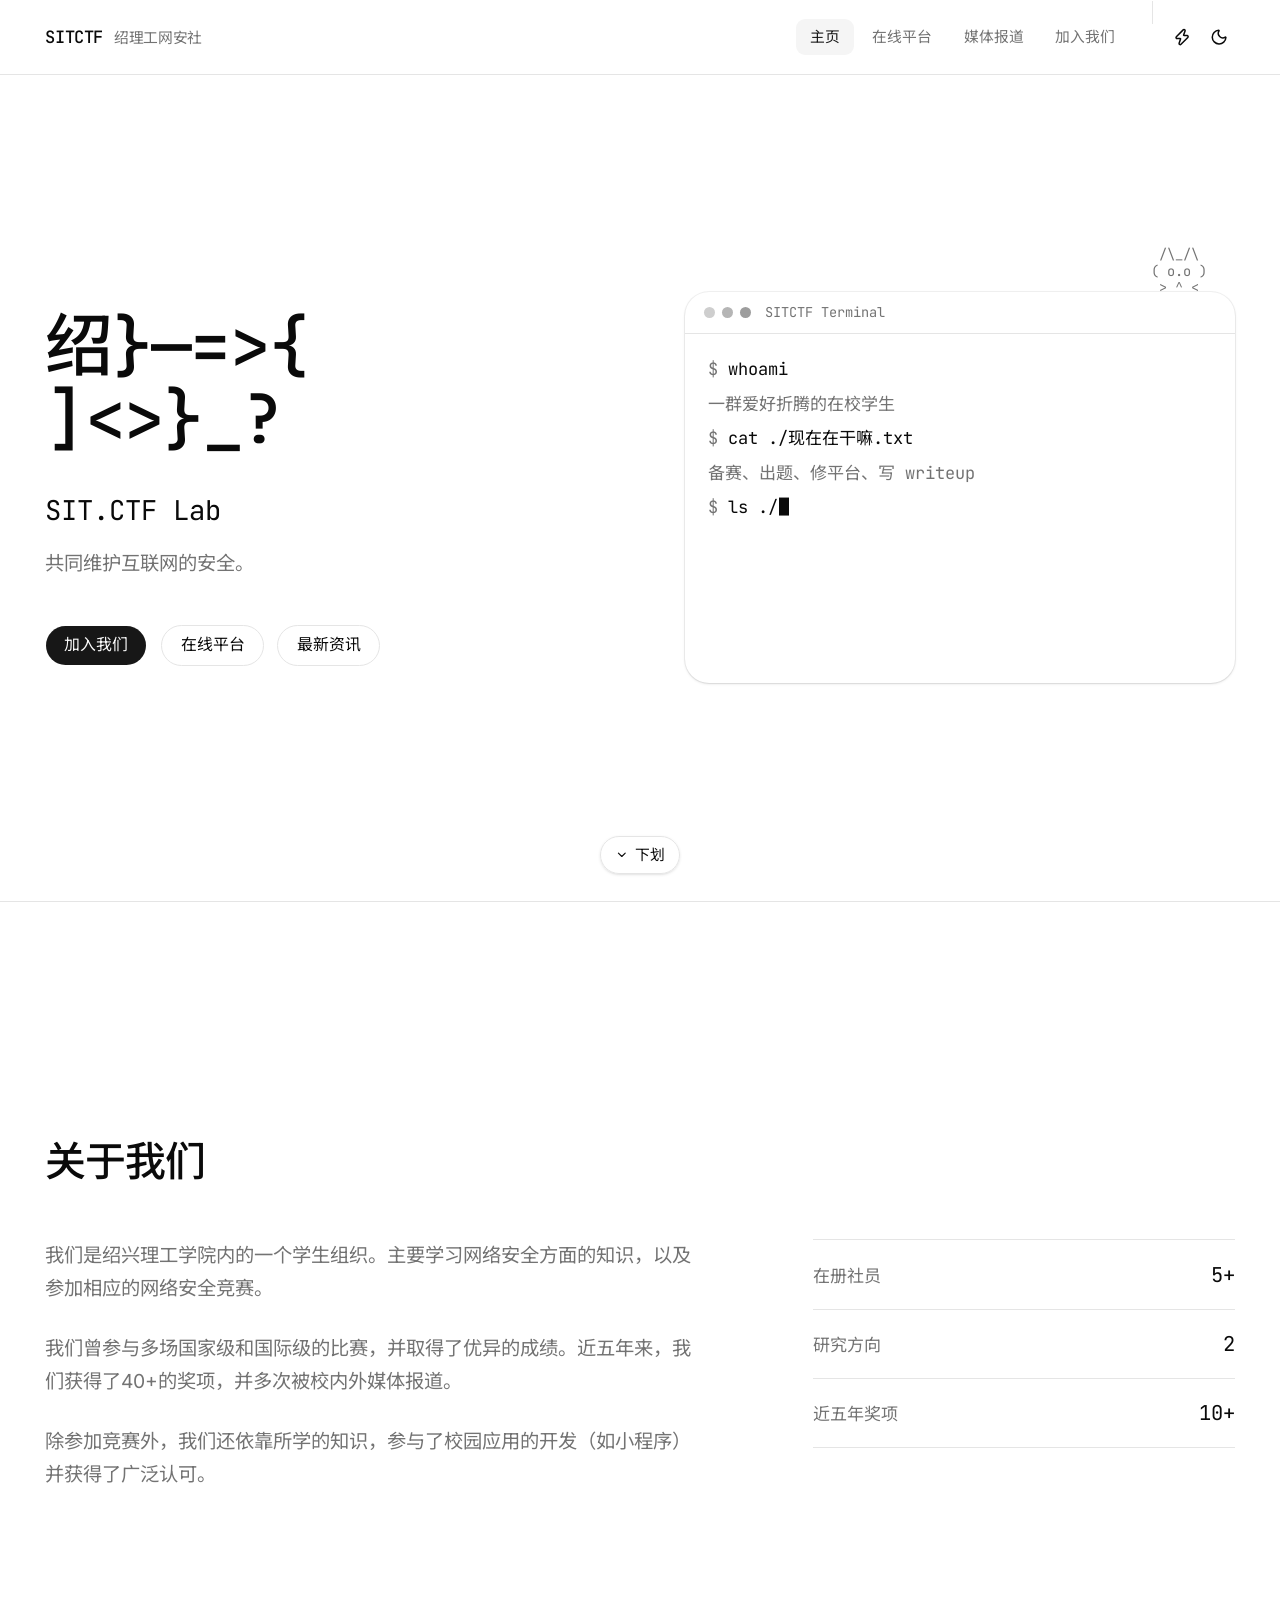
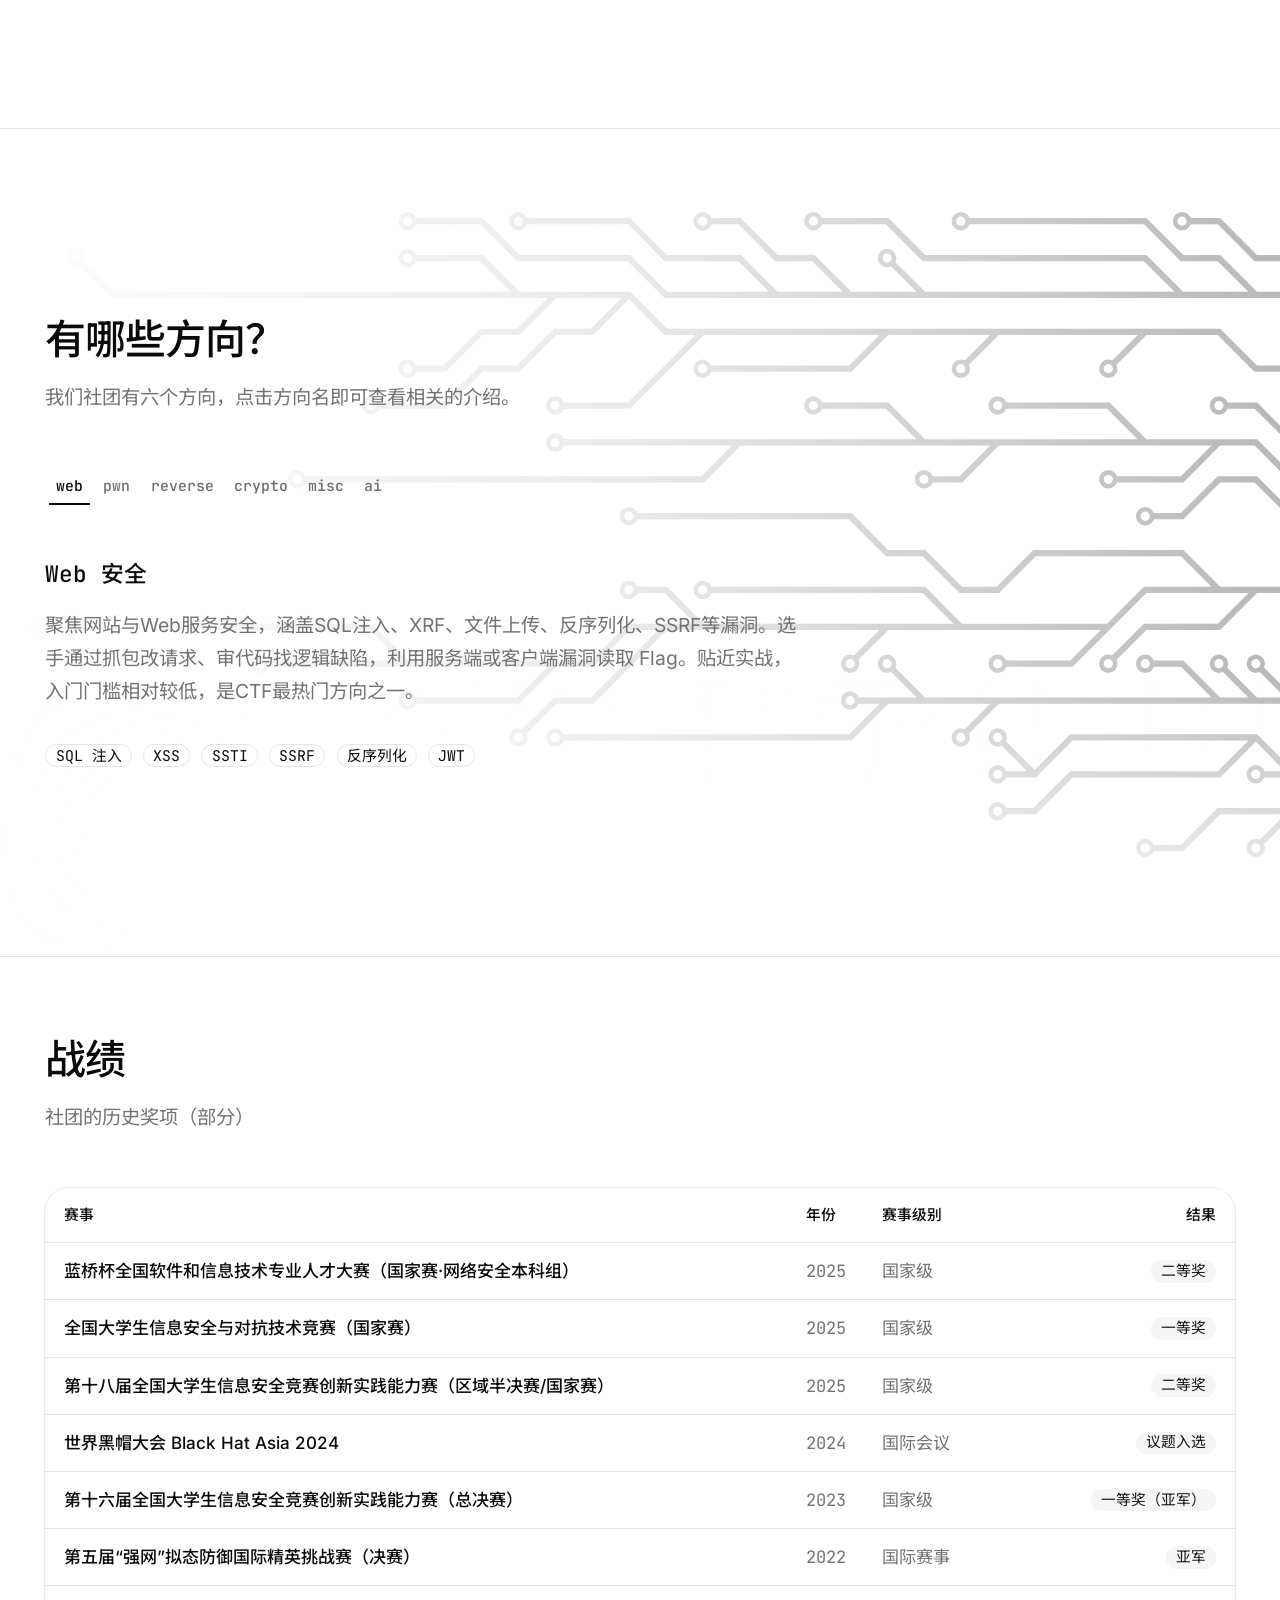
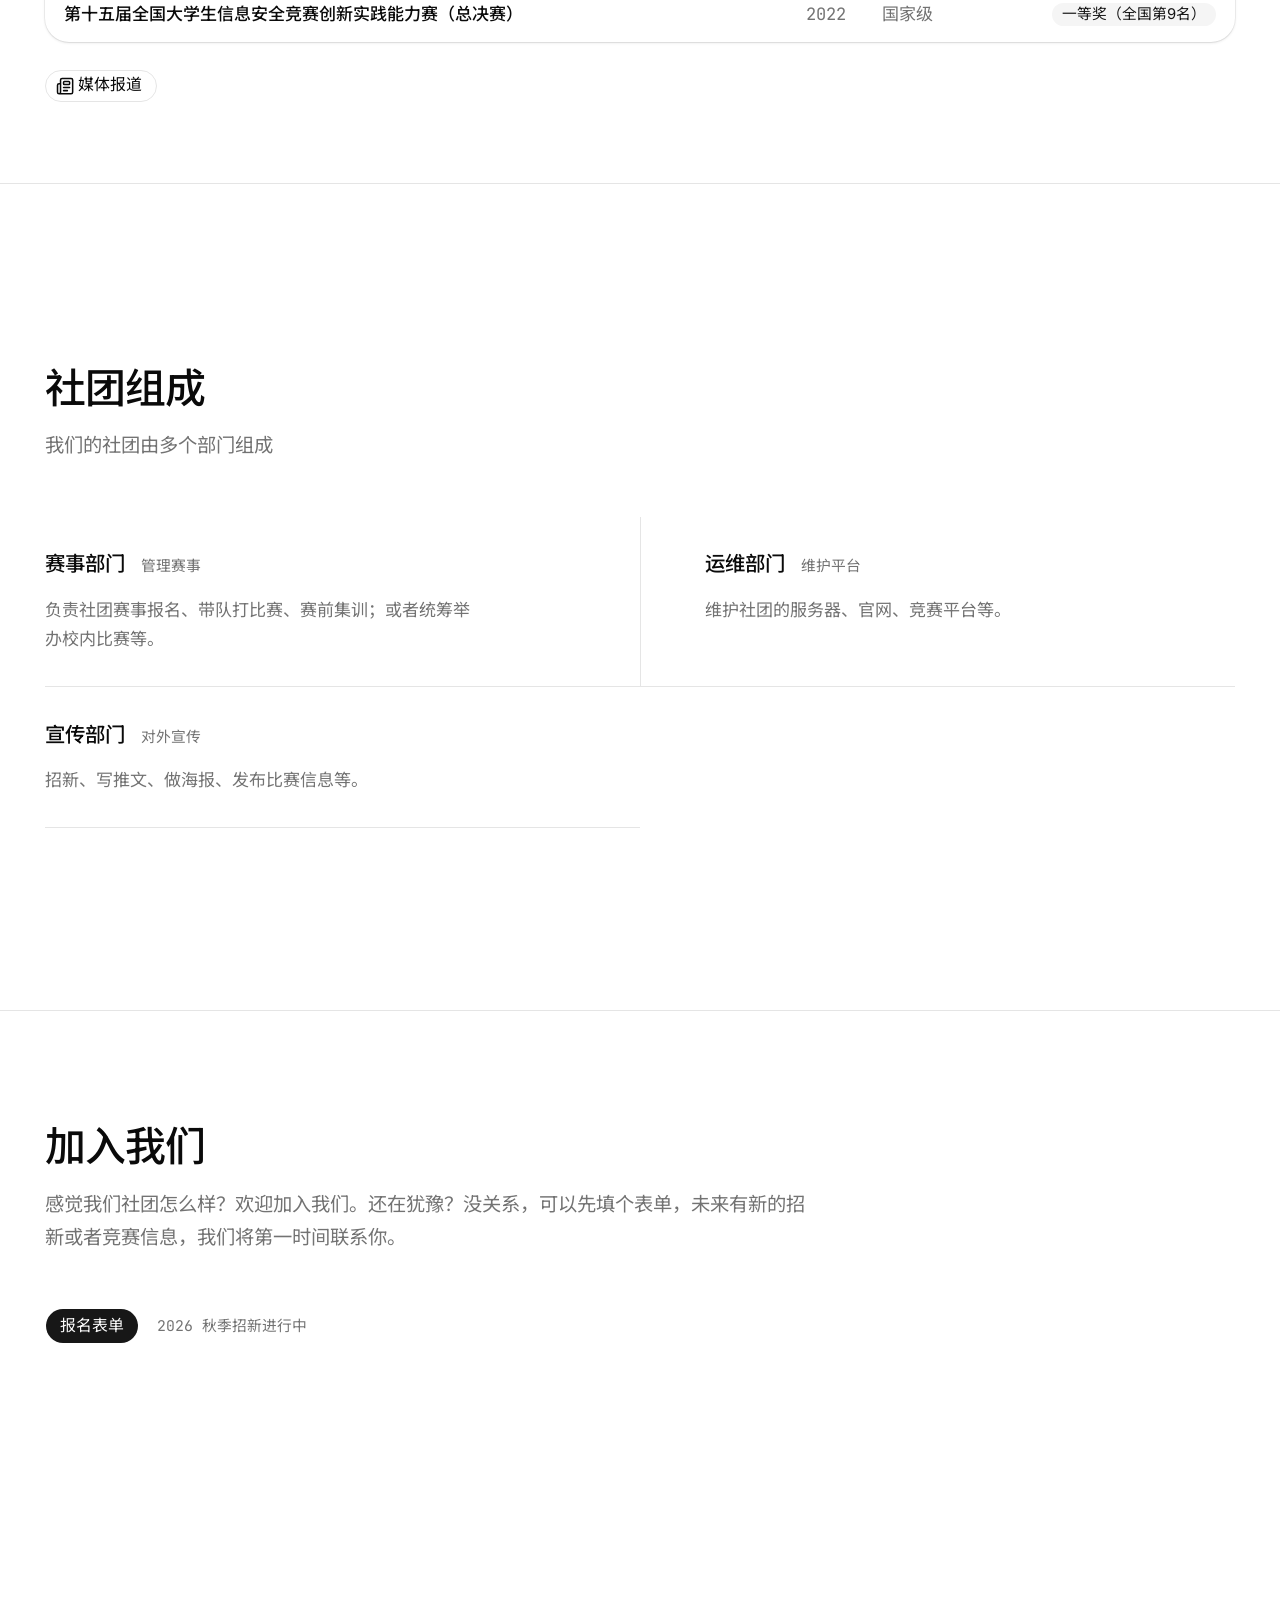
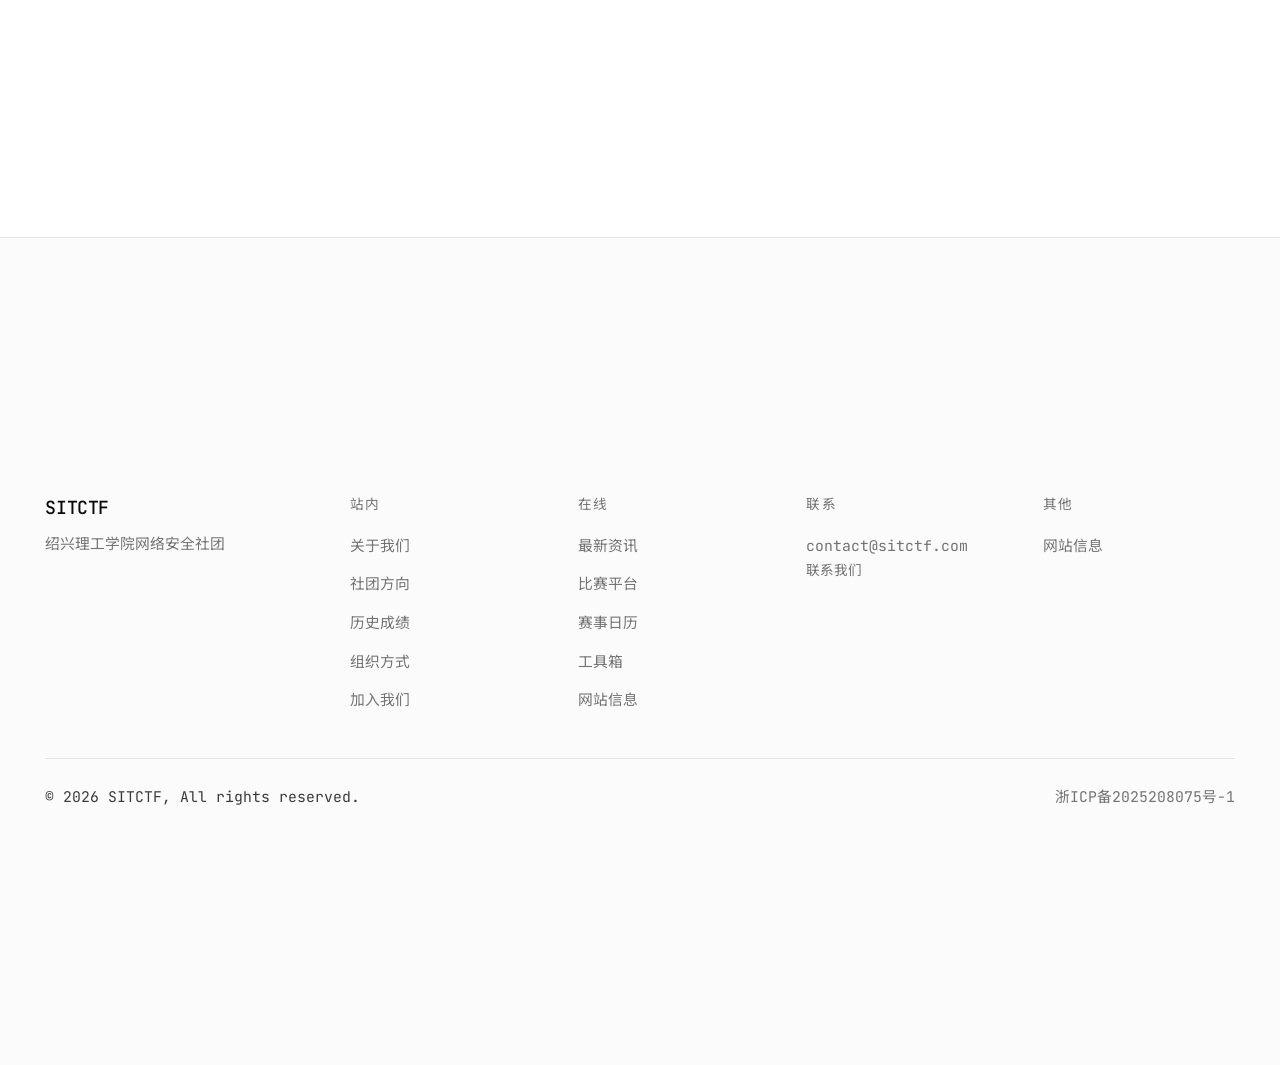
<file: index.html>
<!doctype html>
<html lang="zh-CN">
  <head>
    <meta charset="UTF-8" />
    <link rel="icon" type="image/svg+xml" href="/favicon.svg" />
    <meta name="viewport" content="width=device-width, initial-scale=1.0" />
    <meta name="theme-color" content="#ffffff" media="(prefers-color-scheme: light)" />
    <meta name="theme-color" content="#0a0a0a" media="(prefers-color-scheme: dark)" />
    <script type="module" crossorigin src="/assets/index-xAF3vkWy.js"></script>
    <link rel="modulepreload" crossorigin href="/assets/site-header-DOtGGqD5.js">
    <link rel="modulepreload" crossorigin href="/assets/card-DM05Ku4l.js">
    <link rel="modulepreload" crossorigin href="/assets/newspaper-DuUuEtUG.js">
    <link rel="modulepreload" crossorigin href="/assets/triangle-alert-DThJ3OcQ.js">
    <link rel="modulepreload" crossorigin href="/assets/badge-BNznkapA.js">
    <link rel="modulepreload" crossorigin href="/assets/count-up-CfYmt6yD.js">
    <link rel="modulepreload" crossorigin href="/assets/placeholder-BvqtP-7f.js">
    <link rel="modulepreload" crossorigin href="/assets/json-list-CHHoxHuI.js">
    <link rel="stylesheet" crossorigin href="/assets/site-header-D-iWB_xC.css">
    <title>首页 - 绍兴理工学院网络安全社</title>
    <meta name="description" content="绍兴理工学院网络安全社（SITCTF）致力于普及信息安全知识，培养实战型安全人才。曾在多个国内/国际竞赛中拿奖。" />
  </head>
  <body>
    <div id="root"></div>
    <script>

      (function () {
        try {
          var storedTheme = localStorage.getItem("sit-ctf-theme");
          var dark =
            storedTheme === "dark" ||
            (!storedTheme &&
              window.matchMedia("(prefers-color-scheme: dark)").matches);
          if (dark) document.documentElement.classList.add("dark");
          document.documentElement.style.colorScheme = dark ? "dark" : "light";



          var storedMotion = localStorage.getItem("sit-ctf-motion");
          var motion =
            storedMotion === "on" ||
            (storedMotion === null &&
              !window.matchMedia("(max-width: 639px)").matches &&
              !window.matchMedia("(prefers-reduced-motion: reduce)").matches);
          document.documentElement.dataset.motion = motion ? "on" : "off";


          if (localStorage.getItem("sit-ctf-locale") === "en") {
            document.documentElement.lang = "en";
          }
        } catch (e) {
          document.documentElement.dataset.motion = "on";
        }
      })();
    </script>
  </body>
</html>
</file>
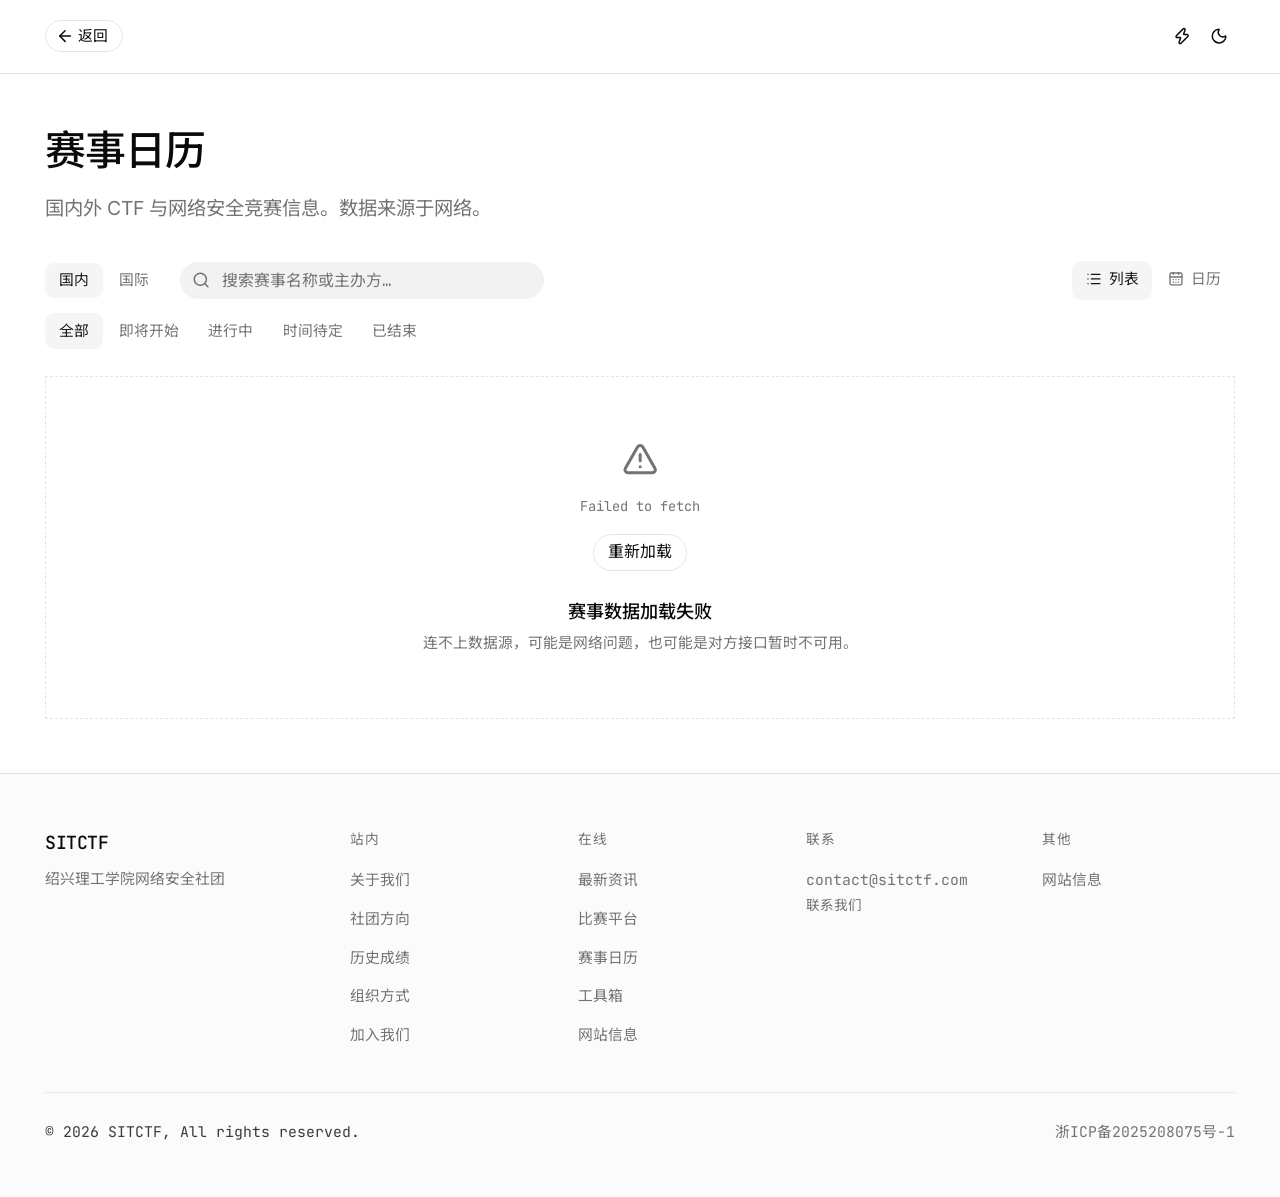
<file: events.html>
<!doctype html>
<html lang="zh-CN" data-page="events">
  <head>
    <meta charset="UTF-8" />
    <link rel="icon" type="image/svg+xml" href="/favicon.svg" />
    <meta name="viewport" content="width=device-width, initial-scale=1.0" />
    <meta name="theme-color" content="#ffffff" media="(prefers-color-scheme: light)" />
    <meta name="theme-color" content="#0a0a0a" media="(prefers-color-scheme: dark)" />
    <script type="module" crossorigin src="/assets/events-Bqmu7vjC.js"></script>
    <link rel="modulepreload" crossorigin href="/assets/site-header-DOtGGqD5.js">
    <link rel="modulepreload" crossorigin href="/assets/arrow-up-right-Dww9Jzh-.js">
    <link rel="modulepreload" crossorigin href="/assets/calendar-days-zUu36s6m.js">
    <link rel="modulepreload" crossorigin href="/assets/choice-group-BO02Qfd2.js">
    <link rel="modulepreload" crossorigin href="/assets/triangle-alert-DThJ3OcQ.js">
    <link rel="modulepreload" crossorigin href="/assets/badge-BNznkapA.js">
    <link rel="modulepreload" crossorigin href="/assets/count-up-CfYmt6yD.js">
    <link rel="modulepreload" crossorigin href="/assets/placeholder-BvqtP-7f.js">
    <link rel="modulepreload" crossorigin href="/assets/page-shell-C_REX07j.js">
    <link rel="stylesheet" crossorigin href="/assets/site-header-D-iWB_xC.css">
    <title>赛事日历 - 绍兴理工学院网络安全社</title>
    <meta name="description" content="绍兴理工学院网络安全社的赛事日历，国内外CTF与网络安全竞赛信息" />
  </head>
  <body>
    <div id="root"></div>
    <script>



      (function () {
        try {
          var storedTheme = localStorage.getItem("sit-ctf-theme");
          var dark =
            storedTheme === "dark" ||
            (!storedTheme &&
              window.matchMedia("(prefers-color-scheme: dark)").matches);
          if (dark) document.documentElement.classList.add("dark");
          document.documentElement.style.colorScheme = dark ? "dark" : "light";



          var storedMotion = localStorage.getItem("sit-ctf-motion");
          var motion =
            storedMotion === "on" ||
            (storedMotion === null &&
              !window.matchMedia("(max-width: 639px)").matches &&
              !window.matchMedia("(prefers-reduced-motion: reduce)").matches);
          document.documentElement.dataset.motion = motion ? "on" : "off";


          if (localStorage.getItem("sit-ctf-locale") === "en") {
            document.documentElement.lang = "en";
          }
        } catch (e) {
          document.documentElement.dataset.motion = "on";
        }
      })();
    </script>
  </body>
</html>
</file>
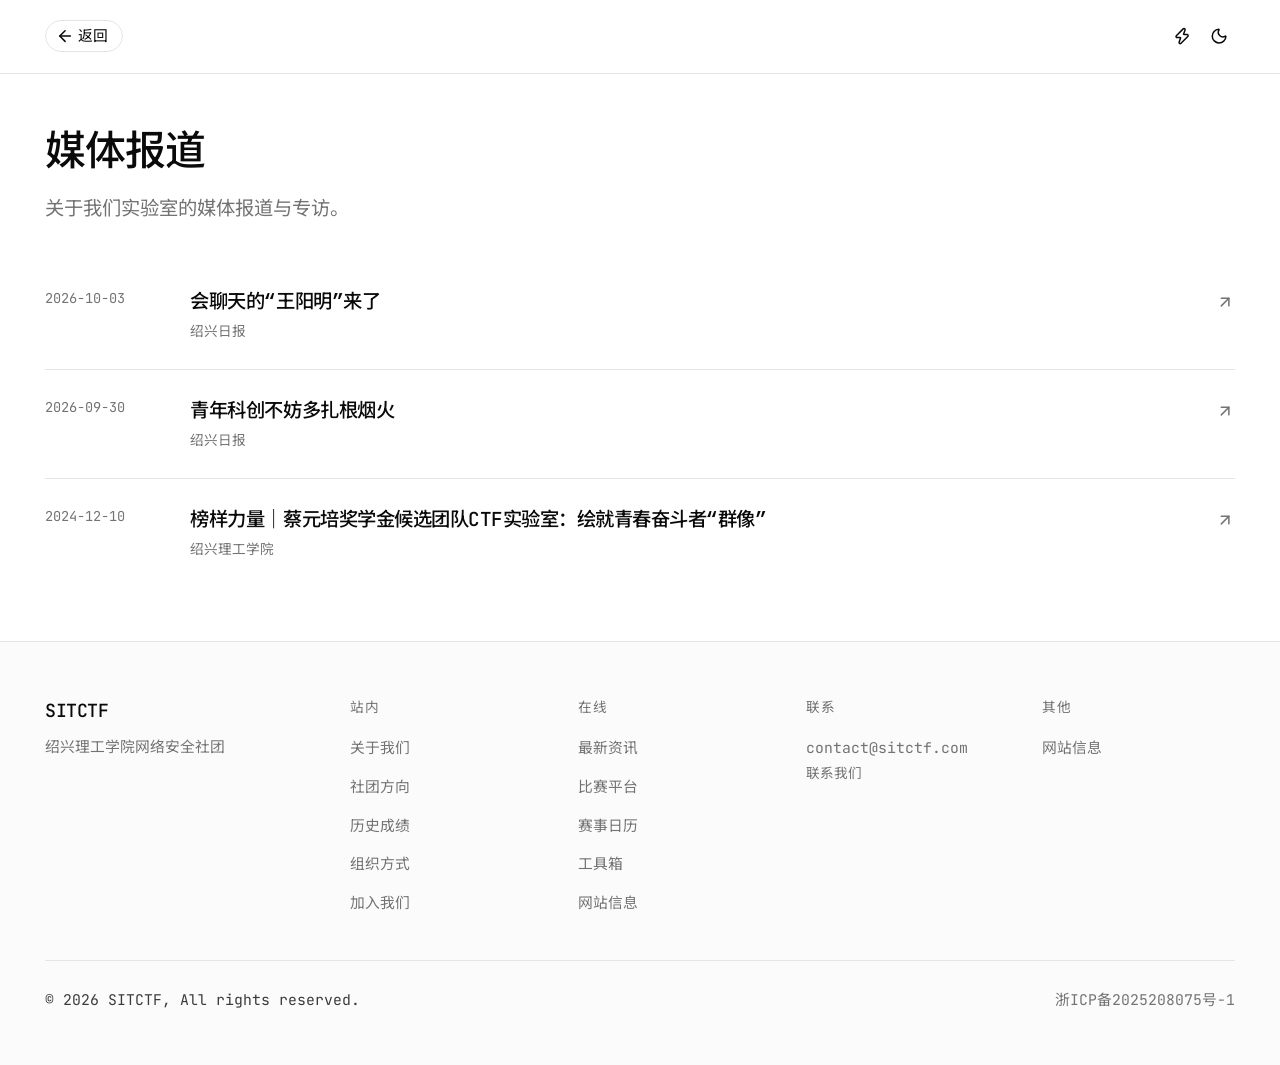
<file: media.html>
<!doctype html>
<html lang="zh-CN" data-page="media">
  <head>
    <meta charset="UTF-8" />
    <link rel="icon" type="image/svg+xml" href="/favicon.svg" />
    <meta name="viewport" content="width=device-width, initial-scale=1.0" />
    <meta name="theme-color" content="#ffffff" media="(prefers-color-scheme: light)" />
    <meta name="theme-color" content="#0a0a0a" media="(prefers-color-scheme: dark)" />
    <script type="module" crossorigin src="/assets/media-DsRxJTec.js"></script>
    <link rel="modulepreload" crossorigin href="/assets/site-header-DOtGGqD5.js">
    <link rel="modulepreload" crossorigin href="/assets/arrow-up-right-Dww9Jzh-.js">
    <link rel="modulepreload" crossorigin href="/assets/triangle-alert-DThJ3OcQ.js">
    <link rel="modulepreload" crossorigin href="/assets/placeholder-BvqtP-7f.js">
    <link rel="modulepreload" crossorigin href="/assets/json-list-CHHoxHuI.js">
    <link rel="modulepreload" crossorigin href="/assets/page-shell-C_REX07j.js">
    <link rel="stylesheet" crossorigin href="/assets/site-header-D-iWB_xC.css">
    <title>媒体报道 - 绍兴理工学院网络安全社</title>
    <meta name="description" content="绍兴理工学院网络安全社相关的媒体报道" />
  </head>
  <body>
    <div id="root"></div>
    <script>



      (function () {
        try {
          var storedTheme = localStorage.getItem("sit-ctf-theme");
          var dark =
            storedTheme === "dark" ||
            (!storedTheme &&
              window.matchMedia("(prefers-color-scheme: dark)").matches);
          if (dark) document.documentElement.classList.add("dark");
          document.documentElement.style.colorScheme = dark ? "dark" : "light";



          var storedMotion = localStorage.getItem("sit-ctf-motion");
          var motion =
            storedMotion === "on" ||
            (storedMotion === null &&
              !window.matchMedia("(max-width: 639px)").matches &&
              !window.matchMedia("(prefers-reduced-motion: reduce)").matches);
          document.documentElement.dataset.motion = motion ? "on" : "off";


          if (localStorage.getItem("sit-ctf-locale") === "en") {
            document.documentElement.lang = "en";
          }
        } catch (e) {
          document.documentElement.dataset.motion = "on";
        }
      })();
    </script>
  </body>
</html>
</file>
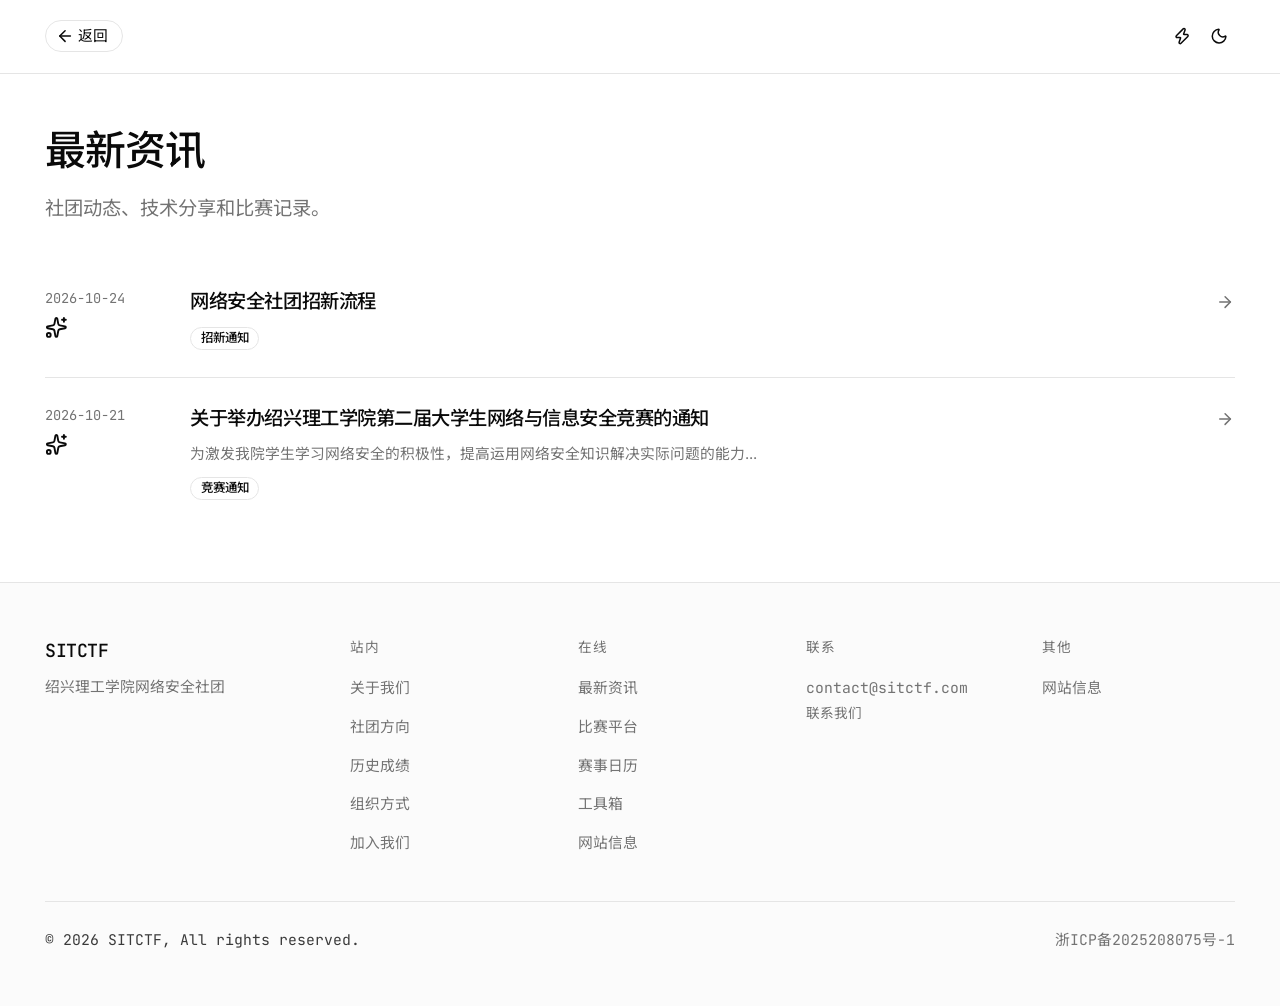
<file: news.html>
<!doctype html>
<html lang="zh-CN" data-page="news">
  <head>
    <meta charset="UTF-8" />
    <link rel="icon" type="image/svg+xml" href="/favicon.svg" />
    <meta name="viewport" content="width=device-width, initial-scale=1.0" />
    <meta name="theme-color" content="#ffffff" media="(prefers-color-scheme: light)" />
    <meta name="theme-color" content="#0a0a0a" media="(prefers-color-scheme: dark)" />
    <script type="module" crossorigin src="/assets/news-CCoDyLEM.js"></script>
    <link rel="modulepreload" crossorigin href="/assets/site-header-DOtGGqD5.js">
    <link rel="modulepreload" crossorigin href="/assets/badge-BNznkapA.js">
    <link rel="modulepreload" crossorigin href="/assets/placeholder-BvqtP-7f.js">
    <link rel="modulepreload" crossorigin href="/assets/page-shell-C_REX07j.js">
    <link rel="modulepreload" crossorigin href="/assets/news-page-uckS6pAu.js">
    <link rel="stylesheet" crossorigin href="/assets/site-header-D-iWB_xC.css">
    <title>最新资讯 - 绍兴理工学院网络安全社</title>
    <meta name="description" content="绍兴理工学院网络安全社的最新动态、技术分享与比赛记录。" />
  </head>
  <body>
    <div id="root"></div>
    <script>



      (function () {
        try {
          var storedTheme = localStorage.getItem("sit-ctf-theme");
          var dark =
            storedTheme === "dark" ||
            (!storedTheme &&
              window.matchMedia("(prefers-color-scheme: dark)").matches);
          if (dark) document.documentElement.classList.add("dark");
          document.documentElement.style.colorScheme = dark ? "dark" : "light";



          var storedMotion = localStorage.getItem("sit-ctf-motion");
          var motion =
            storedMotion === "on" ||
            (storedMotion === null &&
              !window.matchMedia("(max-width: 639px)").matches &&
              !window.matchMedia("(prefers-reduced-motion: reduce)").matches);
          document.documentElement.dataset.motion = motion ? "on" : "off";


          if (localStorage.getItem("sit-ctf-locale") === "en") {
            document.documentElement.lang = "en";
          }
        } catch (e) {
          document.documentElement.dataset.motion = "on";
        }
      })();
    </script>
  </body>
</html>
</file>
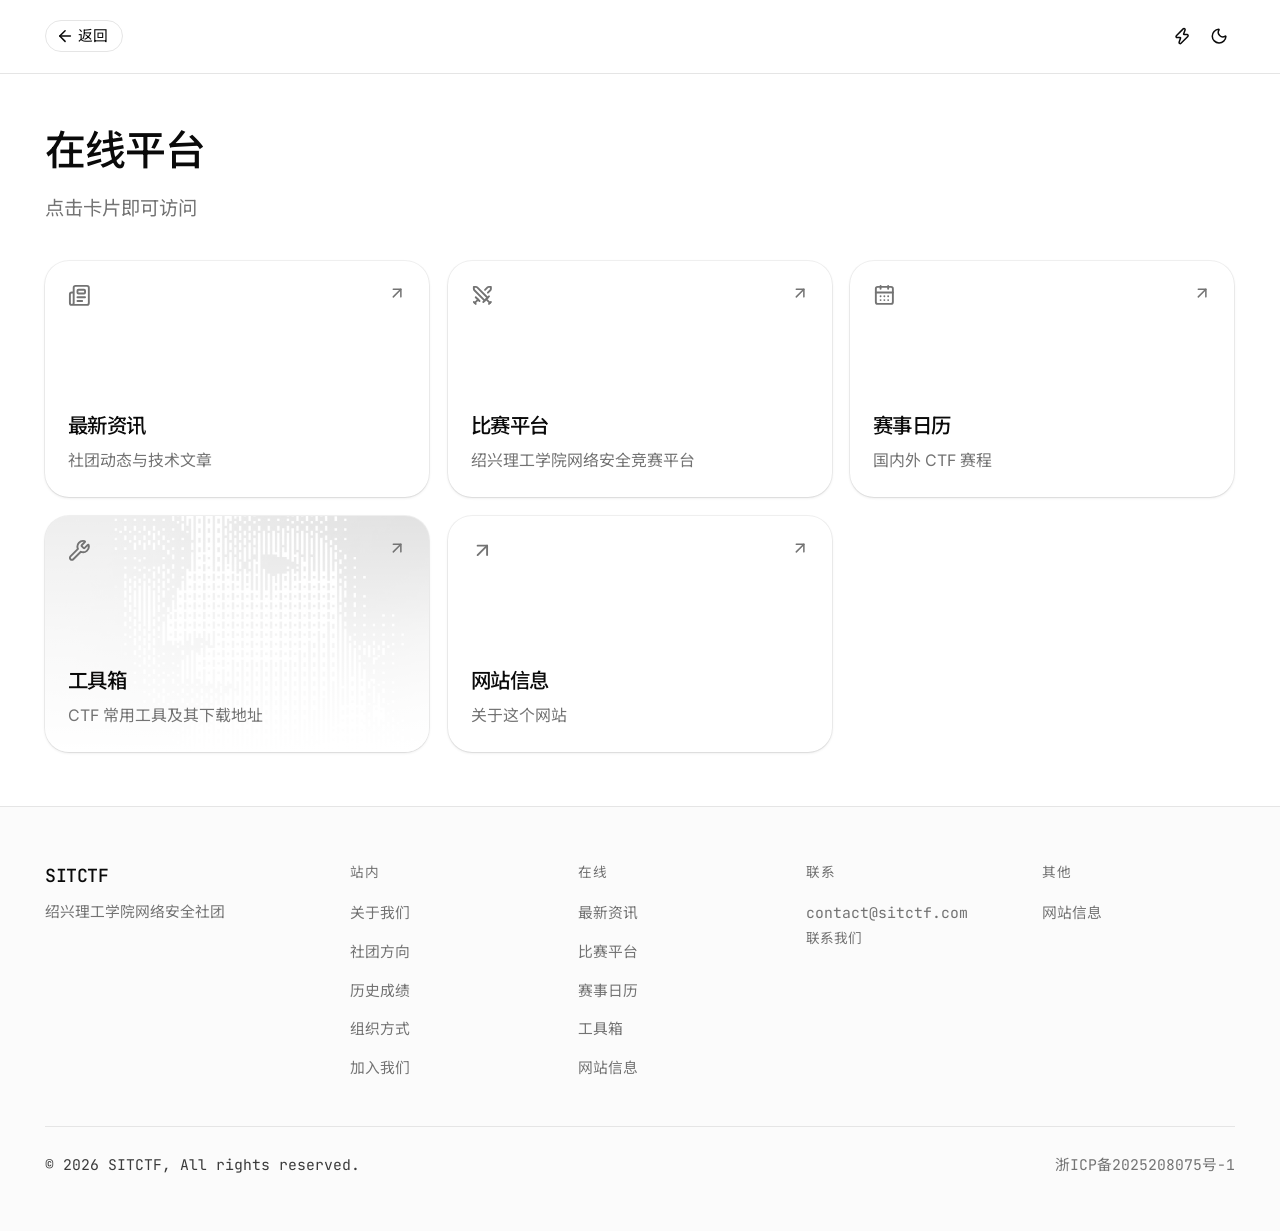
<file: platform.html>
<!doctype html>
<html lang="zh-CN" data-page="platform">
  <head>
    <meta charset="UTF-8" />
    <link rel="icon" type="image/svg+xml" href="/favicon.svg" />
    <meta name="viewport" content="width=device-width, initial-scale=1.0" />
    <meta name="theme-color" content="#ffffff" media="(prefers-color-scheme: light)" />
    <meta name="theme-color" content="#0a0a0a" media="(prefers-color-scheme: dark)" />
    <script type="module" crossorigin src="/assets/platform-BFTjYcOe.js"></script>
    <link rel="modulepreload" crossorigin href="/assets/site-header-DOtGGqD5.js">
    <link rel="modulepreload" crossorigin href="/assets/card-DM05Ku4l.js">
    <link rel="modulepreload" crossorigin href="/assets/arrow-up-right-Dww9Jzh-.js">
    <link rel="modulepreload" crossorigin href="/assets/calendar-days-zUu36s6m.js">
    <link rel="modulepreload" crossorigin href="/assets/newspaper-DuUuEtUG.js">
    <link rel="modulepreload" crossorigin href="/assets/page-shell-C_REX07j.js">
    <link rel="stylesheet" crossorigin href="/assets/site-header-D-iWB_xC.css">
    <title>在线平台 - 绍兴理工学院网络安全社</title>
    <meta name="description" content="绍兴理工学院网络安全社的在线靶场" />
  </head>
  <body>
    <div id="root"></div>
    <script>



      (function () {
        try {
          var storedTheme = localStorage.getItem("sit-ctf-theme");
          var dark =
            storedTheme === "dark" ||
            (!storedTheme &&
              window.matchMedia("(prefers-color-scheme: dark)").matches);
          if (dark) document.documentElement.classList.add("dark");
          document.documentElement.style.colorScheme = dark ? "dark" : "light";



          var storedMotion = localStorage.getItem("sit-ctf-motion");
          var motion =
            storedMotion === "on" ||
            (storedMotion === null &&
              !window.matchMedia("(max-width: 639px)").matches &&
              !window.matchMedia("(prefers-reduced-motion: reduce)").matches);
          document.documentElement.dataset.motion = motion ? "on" : "off";


          if (localStorage.getItem("sit-ctf-locale") === "en") {
            document.documentElement.lang = "en";
          }
        } catch (e) {
          document.documentElement.dataset.motion = "on";
        }
      })();
    </script>
  </body>
</html>
</file>
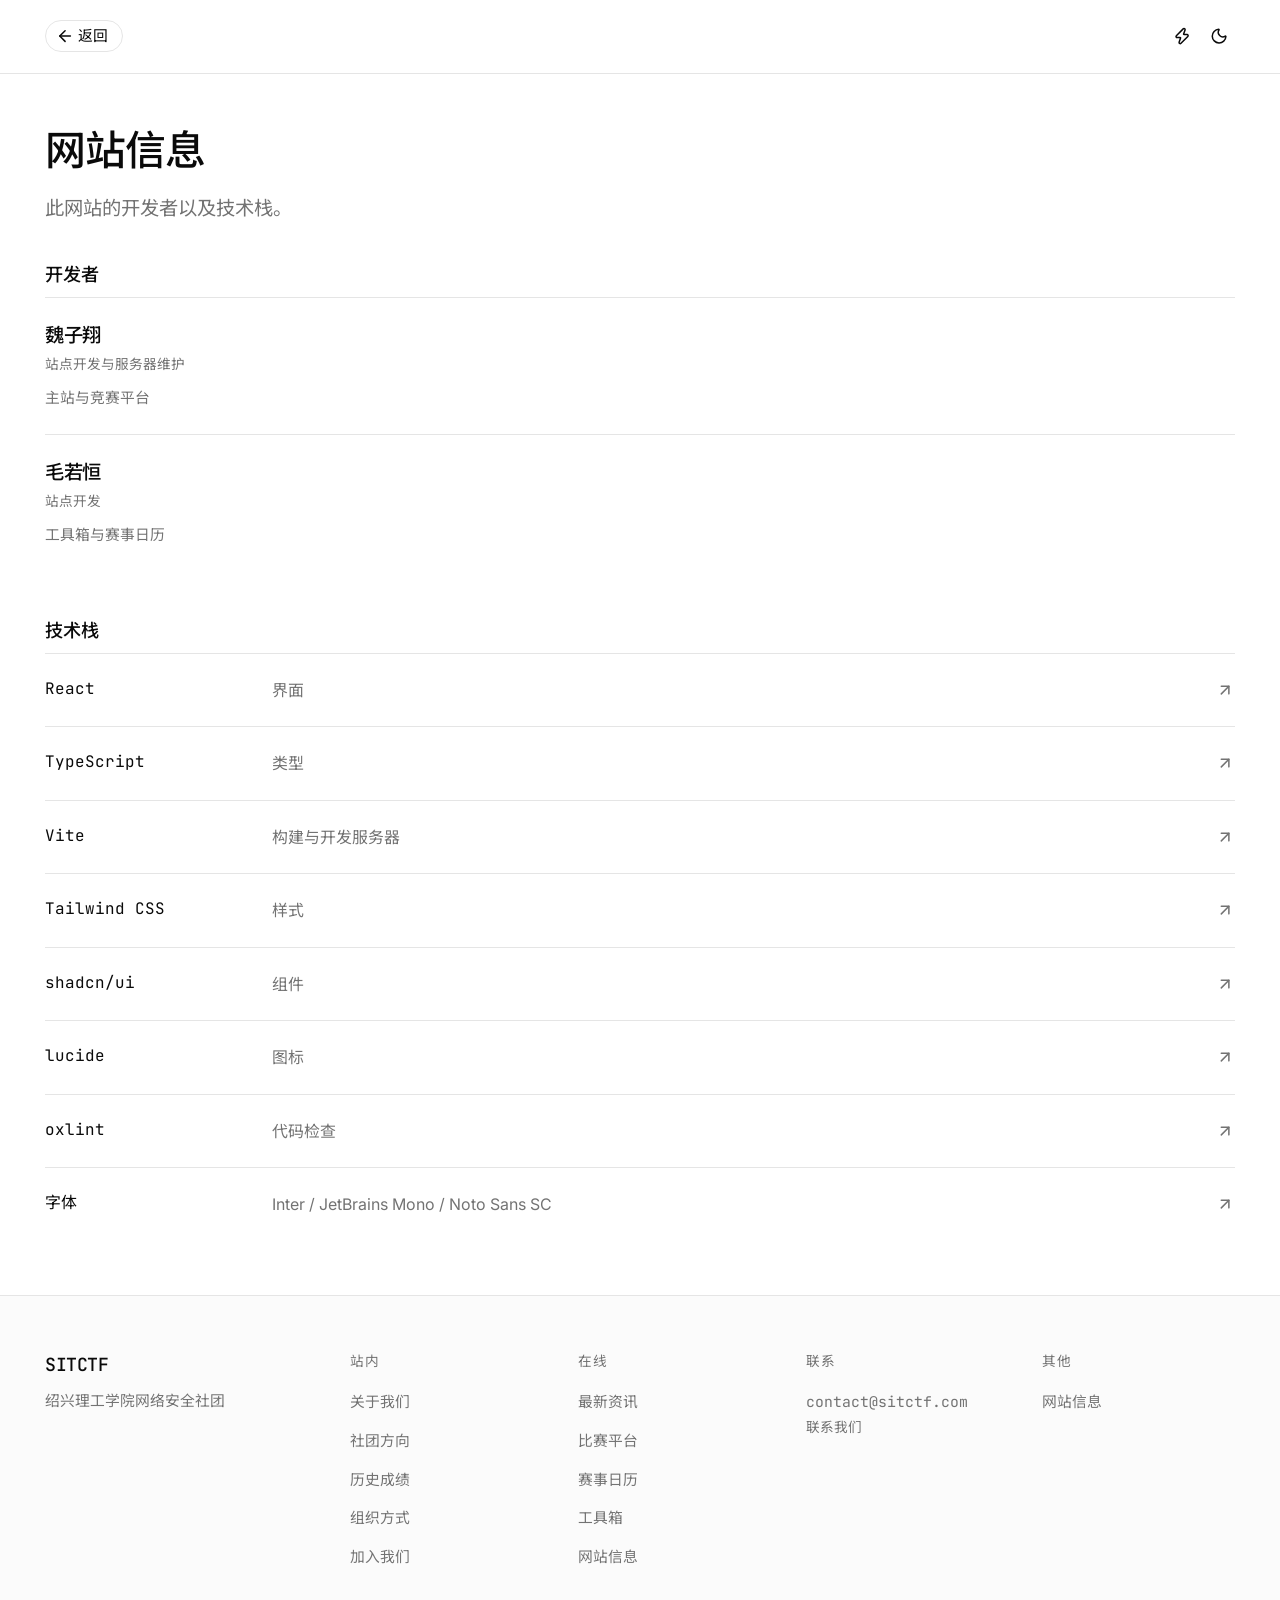
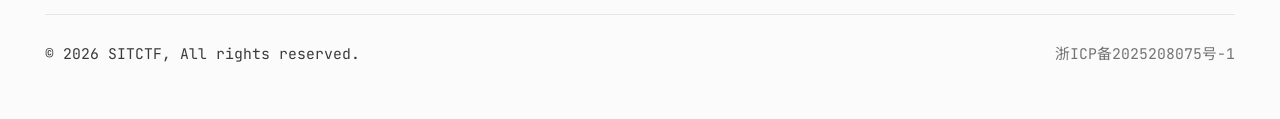
<file: site.html>
<!doctype html>
<html lang="zh-CN" data-page="site">
  <head>
    <meta charset="UTF-8" />
    <link rel="icon" type="image/svg+xml" href="/favicon.svg" />
    <meta name="viewport" content="width=device-width, initial-scale=1.0" />
    <meta name="theme-color" content="#ffffff" media="(prefers-color-scheme: light)" />
    <meta name="theme-color" content="#0a0a0a" media="(prefers-color-scheme: dark)" />
    <script type="module" crossorigin src="/assets/site-BA5yE_bK.js"></script>
    <link rel="modulepreload" crossorigin href="/assets/site-header-DOtGGqD5.js">
    <link rel="modulepreload" crossorigin href="/assets/arrow-up-right-Dww9Jzh-.js">
    <link rel="modulepreload" crossorigin href="/assets/page-shell-C_REX07j.js">
    <link rel="stylesheet" crossorigin href="/assets/site-header-D-iWB_xC.css">
    <title>网站信息 - 绍兴理工学院网络安全社</title>
    <meta name="description" content="绍兴理工学院网络安全社官网用到的技术栈，以及维护它的人。" />
  </head>
  <body>
    <div id="root"></div>
    <script>



      (function () {
        try {
          var storedTheme = localStorage.getItem("sit-ctf-theme");
          var dark =
            storedTheme === "dark" ||
            (!storedTheme &&
              window.matchMedia("(prefers-color-scheme: dark)").matches);
          if (dark) document.documentElement.classList.add("dark");
          document.documentElement.style.colorScheme = dark ? "dark" : "light";



          var storedMotion = localStorage.getItem("sit-ctf-motion");
          var motion =
            storedMotion === "on" ||
            (storedMotion === null &&
              !window.matchMedia("(max-width: 639px)").matches &&
              !window.matchMedia("(prefers-reduced-motion: reduce)").matches);
          document.documentElement.dataset.motion = motion ? "on" : "off";


          if (localStorage.getItem("sit-ctf-locale") === "en") {
            document.documentElement.lang = "en";
          }
        } catch (e) {
          document.documentElement.dataset.motion = "on";
        }
      })();
    </script>
  </body>
</html>
</file>
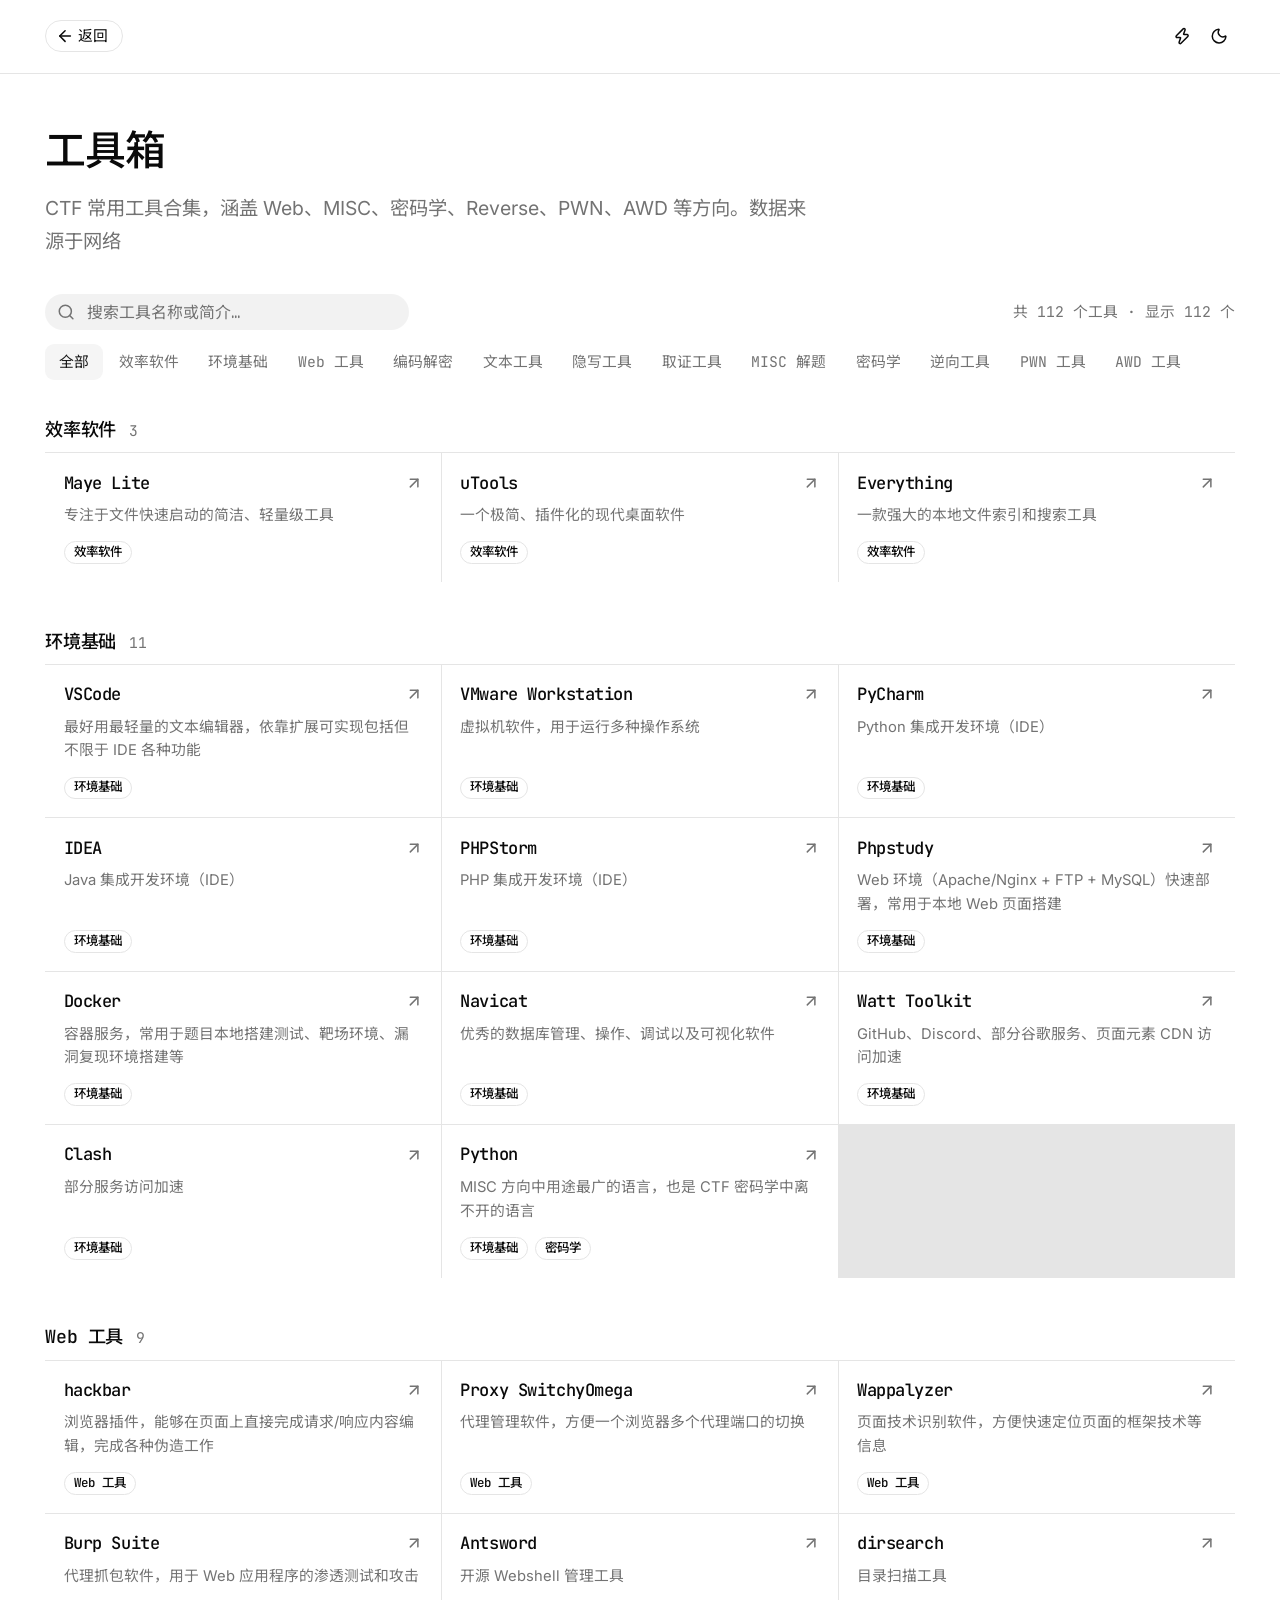
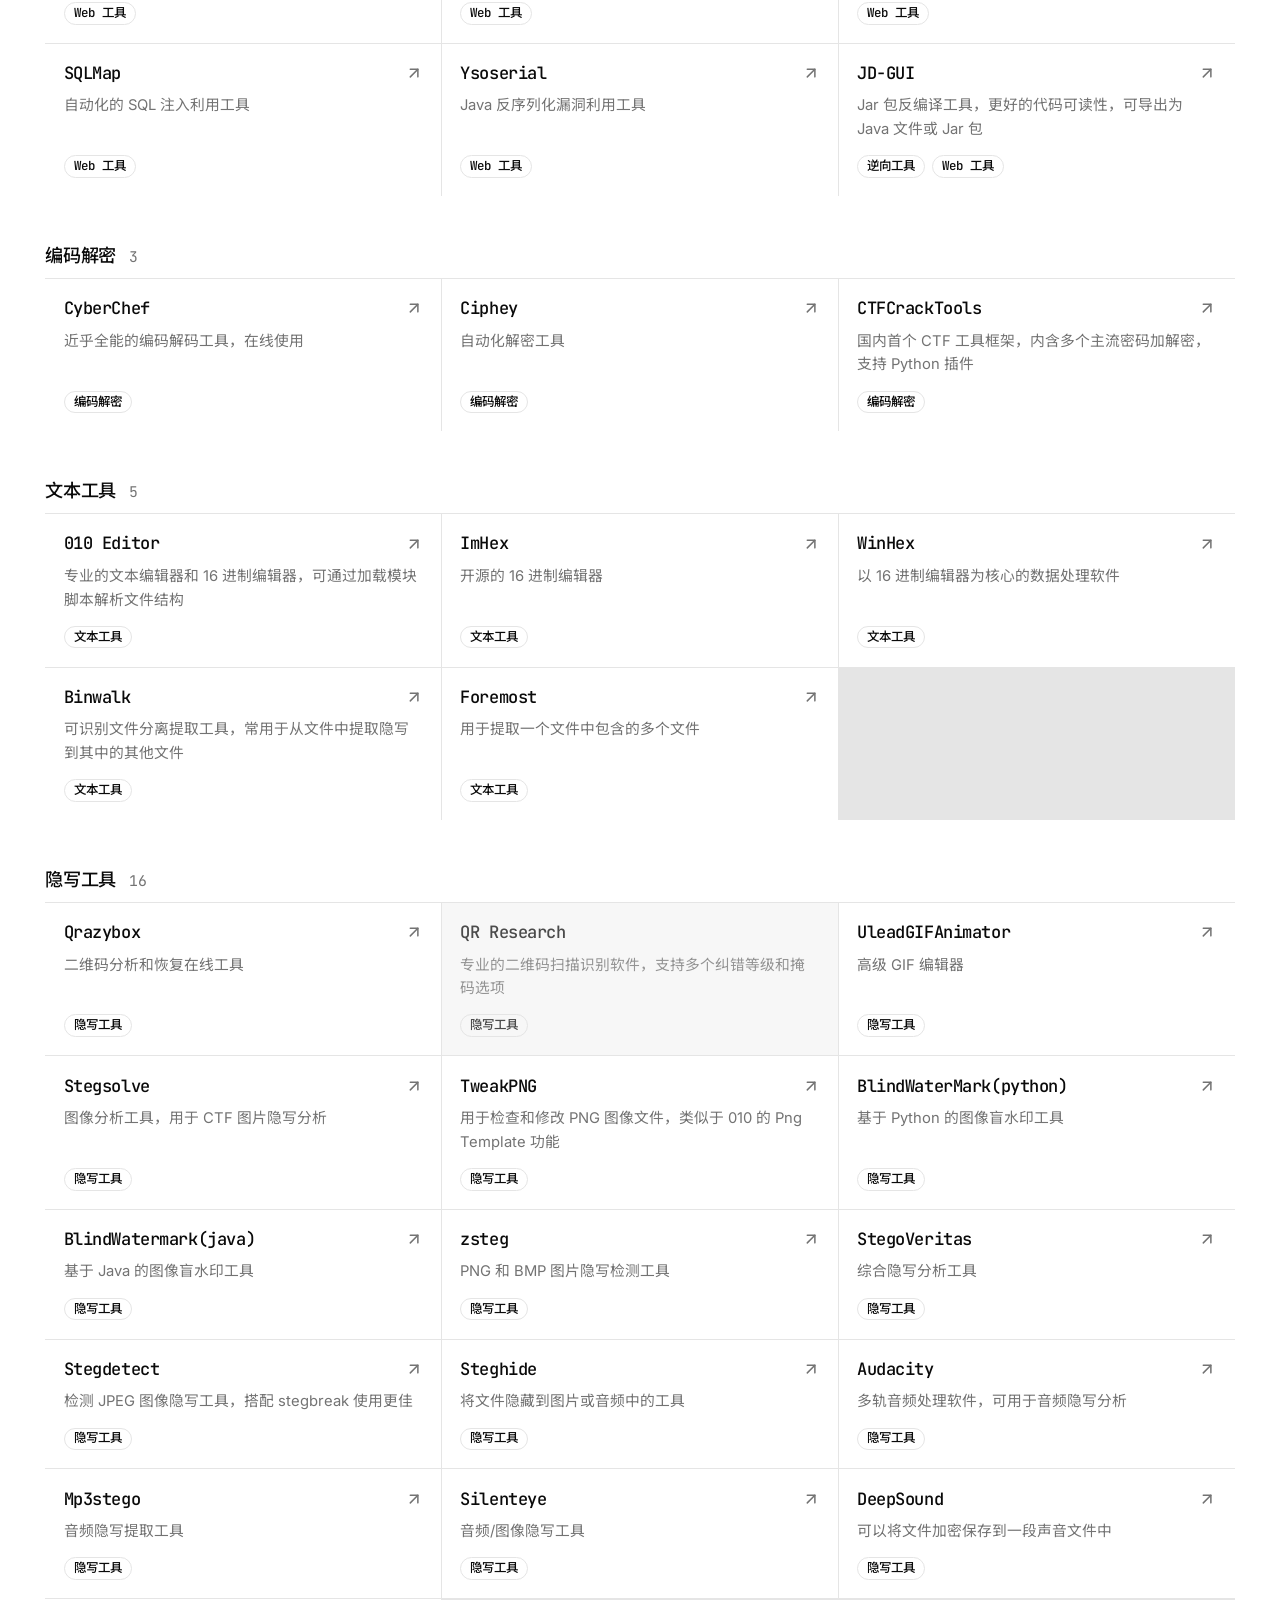
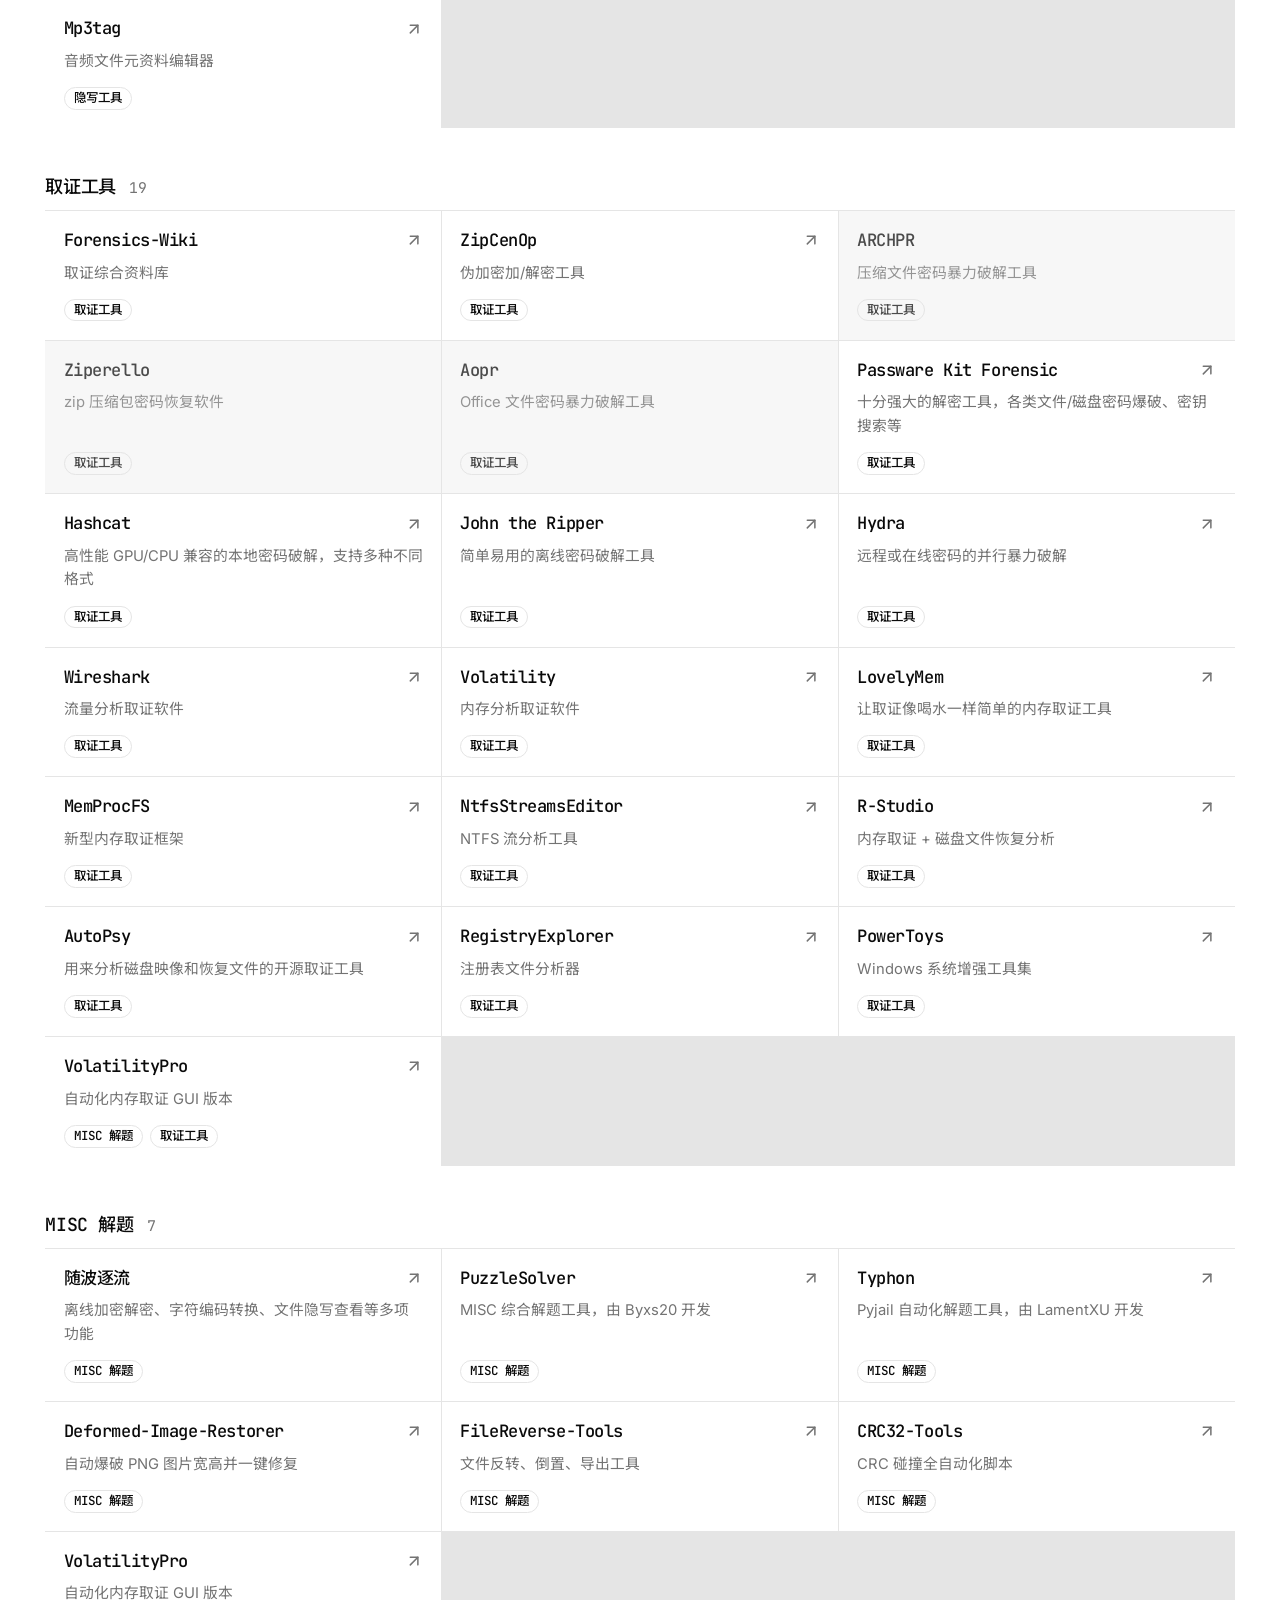
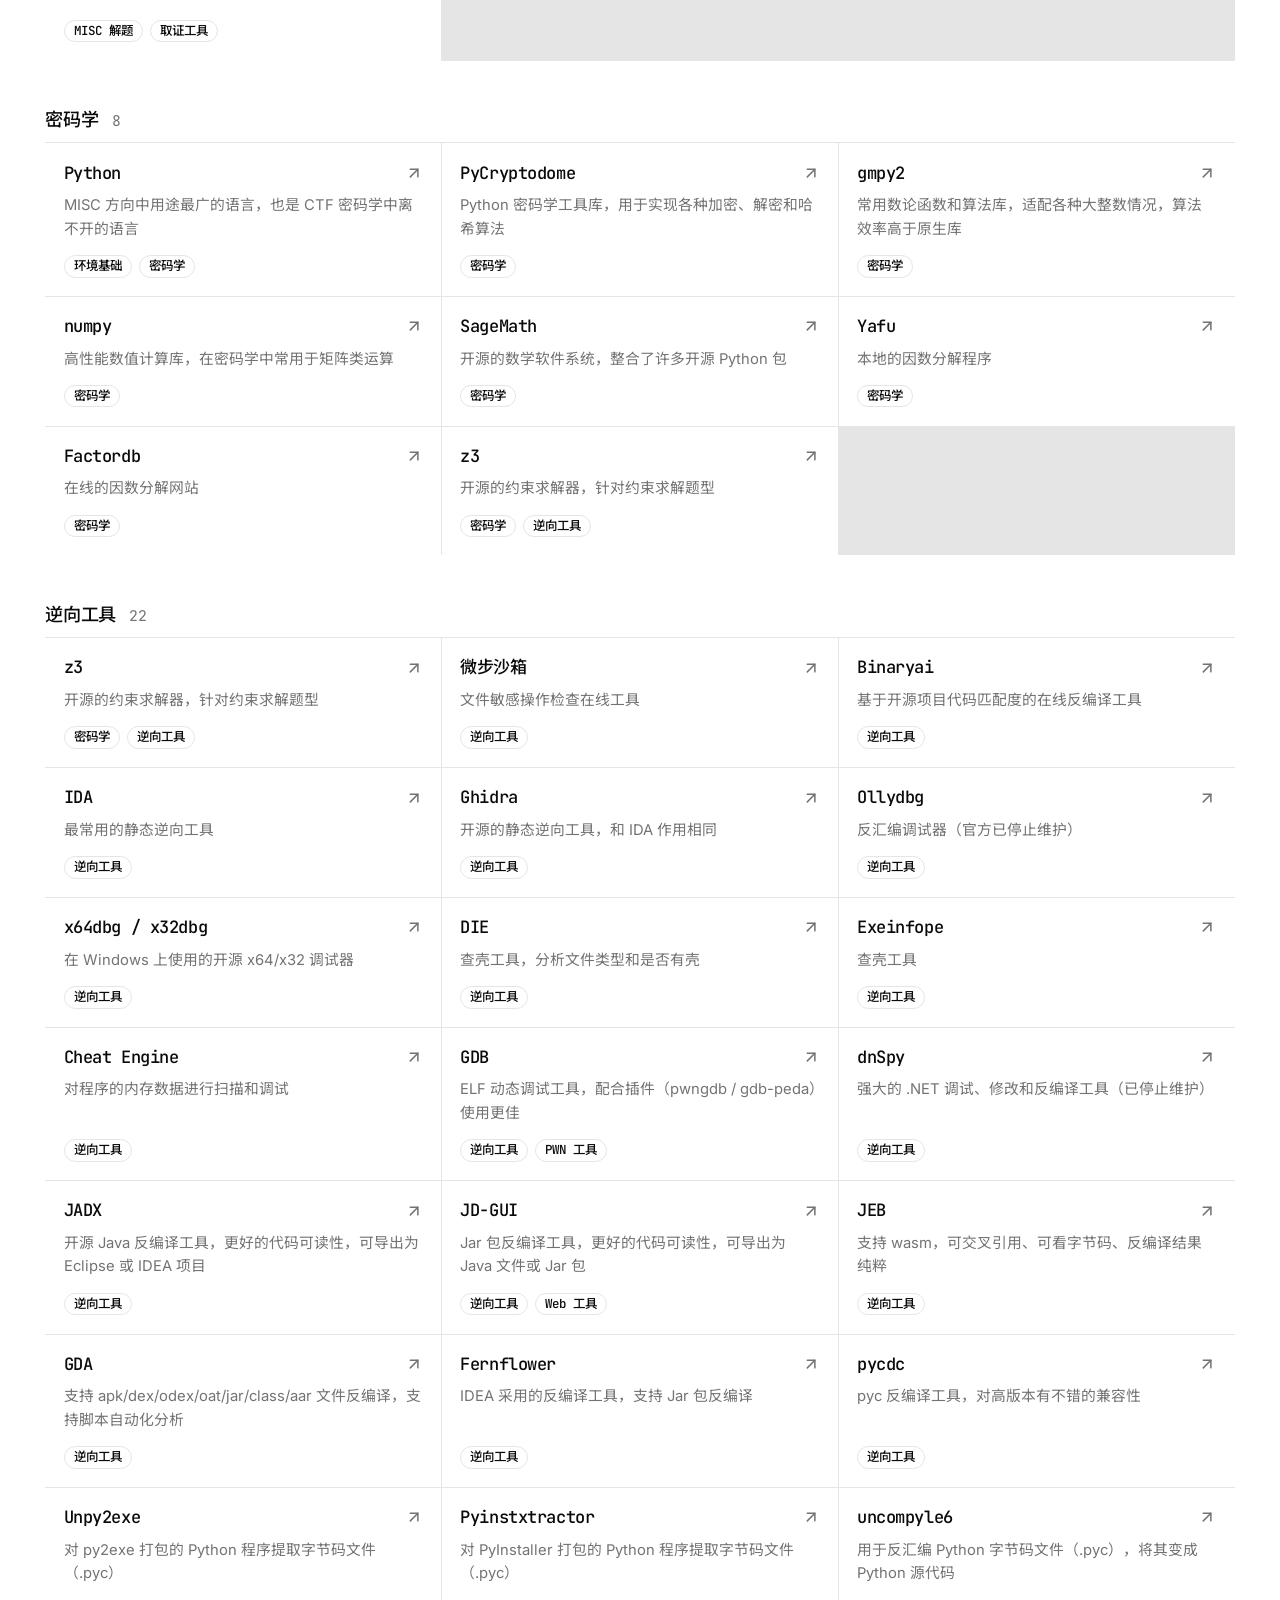
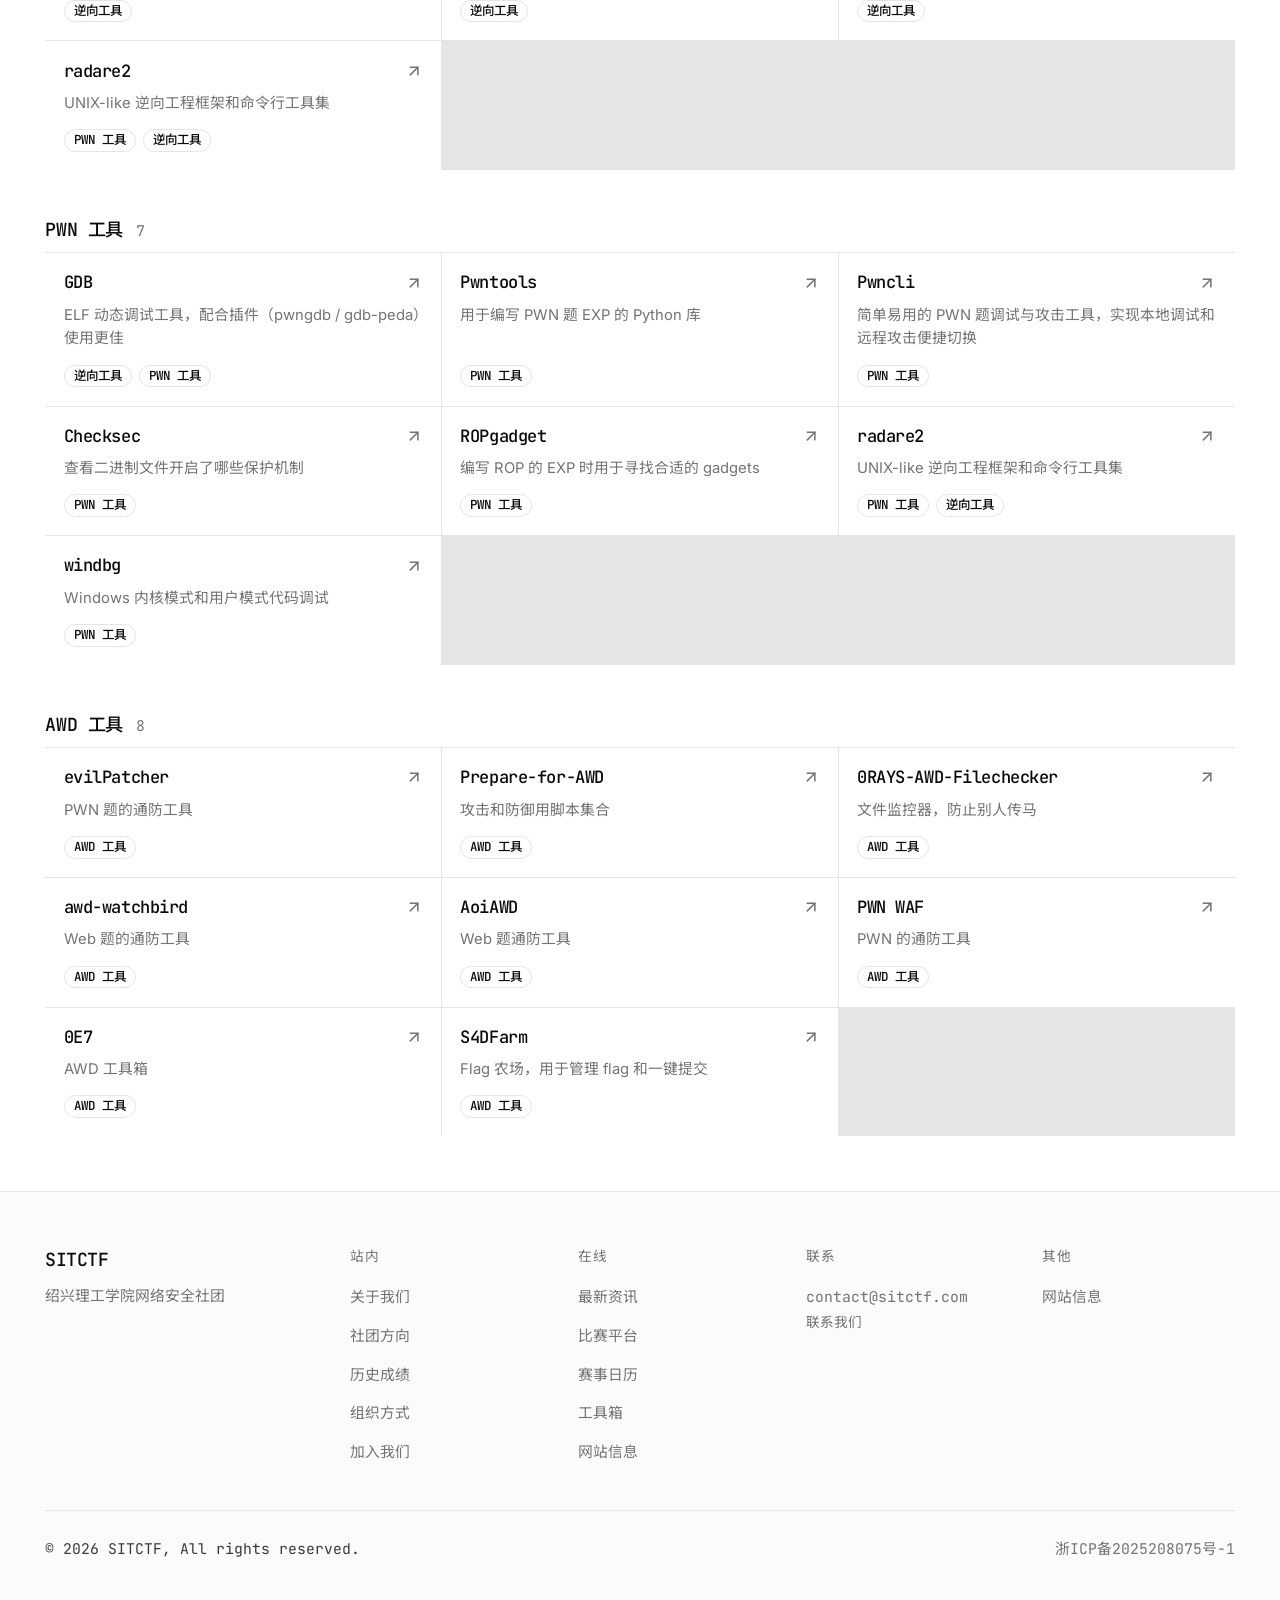
<file: tools.html>
<!doctype html>
<html lang="zh-CN" data-page="tools">
  <head>
    <meta charset="UTF-8" />
    <link rel="icon" type="image/svg+xml" href="/favicon.svg" />
    <meta name="viewport" content="width=device-width, initial-scale=1.0" />
    <meta name="theme-color" content="#ffffff" media="(prefers-color-scheme: light)" />
    <meta name="theme-color" content="#0a0a0a" media="(prefers-color-scheme: dark)" />
    <script type="module" crossorigin src="/assets/tools-B3PwRg6e.js"></script>
    <link rel="modulepreload" crossorigin href="/assets/site-header-DOtGGqD5.js">
    <link rel="modulepreload" crossorigin href="/assets/arrow-up-right-Dww9Jzh-.js">
    <link rel="modulepreload" crossorigin href="/assets/choice-group-BO02Qfd2.js">
    <link rel="modulepreload" crossorigin href="/assets/badge-BNznkapA.js">
    <link rel="modulepreload" crossorigin href="/assets/placeholder-BvqtP-7f.js">
    <link rel="modulepreload" crossorigin href="/assets/page-shell-C_REX07j.js">
    <link rel="stylesheet" crossorigin href="/assets/site-header-D-iWB_xC.css">
    <title>工具箱 - 绍兴理工学院网络安全社</title>
    <meta name="description" content="绍兴理工学院网络安全社工具箱，内有CTF常用工具合集，涵盖Web、MISC、密码学、Reverse、PWN、AWD等方向。" />
  </head>
  <body>
    <div id="root"></div>
    <script>



      (function () {
        try {
          var storedTheme = localStorage.getItem("sit-ctf-theme");
          var dark =
            storedTheme === "dark" ||
            (!storedTheme &&
              window.matchMedia("(prefers-color-scheme: dark)").matches);
          if (dark) document.documentElement.classList.add("dark");
          document.documentElement.style.colorScheme = dark ? "dark" : "light";



          var storedMotion = localStorage.getItem("sit-ctf-motion");
          var motion =
            storedMotion === "on" ||
            (storedMotion === null &&
              !window.matchMedia("(max-width: 639px)").matches &&
              !window.matchMedia("(prefers-reduced-motion: reduce)").matches);
          document.documentElement.dataset.motion = motion ? "on" : "off";


          if (localStorage.getItem("sit-ctf-locale") === "en") {
            document.documentElement.lang = "en";
          }
        } catch (e) {
          document.documentElement.dataset.motion = "on";
        }
      })();
    </script>
  </body>
</html>
</file>
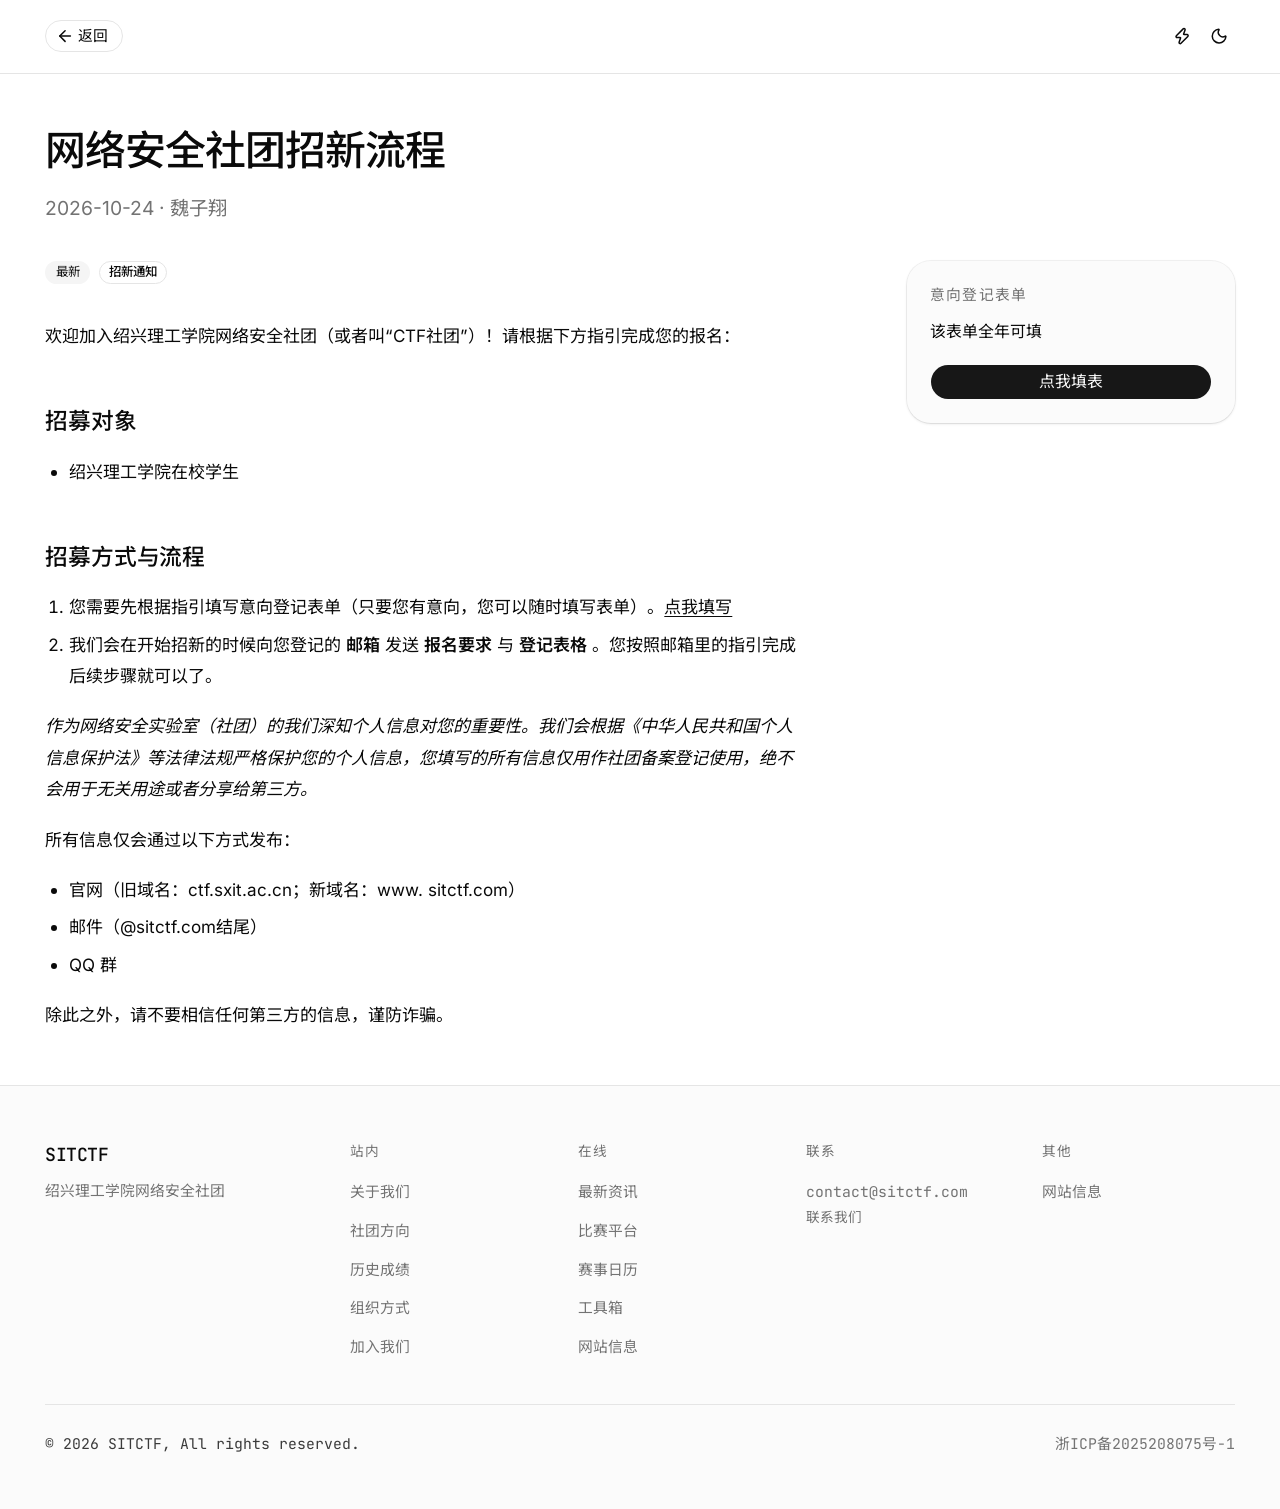
<file: news/2026-autumn-recruitment.html>
<!doctype html>
<html lang="zh-CN" data-page="news-article" data-article="2026-autumn-recruitment">
  <head>
    <meta charset="UTF-8" />
    <link rel="icon" type="image/svg+xml" href="/favicon.svg" />
    <meta name="viewport" content="width=device-width, initial-scale=1.0" />
    <meta name="theme-color" content="#ffffff" media="(prefers-color-scheme: light)" />
    <meta name="theme-color" content="#0a0a0a" media="(prefers-color-scheme: dark)" />
    <title>网络安全社团招新流程 - 绍兴理工学院网络安全社</title>
    <meta name="description" content="网络安全社团招新流程" />
    <script type="module" crossorigin src="/assets/site-header-DOtGGqD5.js"></script>
    <script type="module" crossorigin src="/assets/card-DM05Ku4l.js"></script>
    <script type="module" crossorigin src="/assets/badge-BNznkapA.js"></script>
    <script type="module" crossorigin src="/assets/placeholder-BvqtP-7f.js"></script>
    <script type="module" crossorigin src="/assets/page-shell-C_REX07j.js"></script>
    <script type="module" crossorigin src="/assets/news-page-uckS6pAu.js"></script>
    <script type="module" crossorigin src="/assets/article-main-CbYgpH8g.js"></script>
    <link rel="stylesheet" crossorigin href="/assets/site-header-D-iWB_xC.css">
  </head>
  <body>
    <div id="root"></div>
    <script>



      (function () {
        try {
          var storedTheme = localStorage.getItem("sit-ctf-theme");
          var dark =
            storedTheme === "dark" ||
            (!storedTheme &&
              window.matchMedia("(prefers-color-scheme: dark)").matches);
          if (dark) document.documentElement.classList.add("dark");
          document.documentElement.style.colorScheme = dark ? "dark" : "light";



          var storedMotion = localStorage.getItem("sit-ctf-motion");
          var motion =
            storedMotion === "on" ||
            (storedMotion === null &&
              !window.matchMedia("(max-width: 639px)").matches &&
              !window.matchMedia("(prefers-reduced-motion: reduce)").matches);
          document.documentElement.dataset.motion = motion ? "on" : "off";


          if (localStorage.getItem("sit-ctf-locale") === "en") {
            document.documentElement.lang = "en";
          }
        } catch (e) {
          document.documentElement.dataset.motion = "on";
        }
      })();
    </script>
  </body>
</html>
</file>
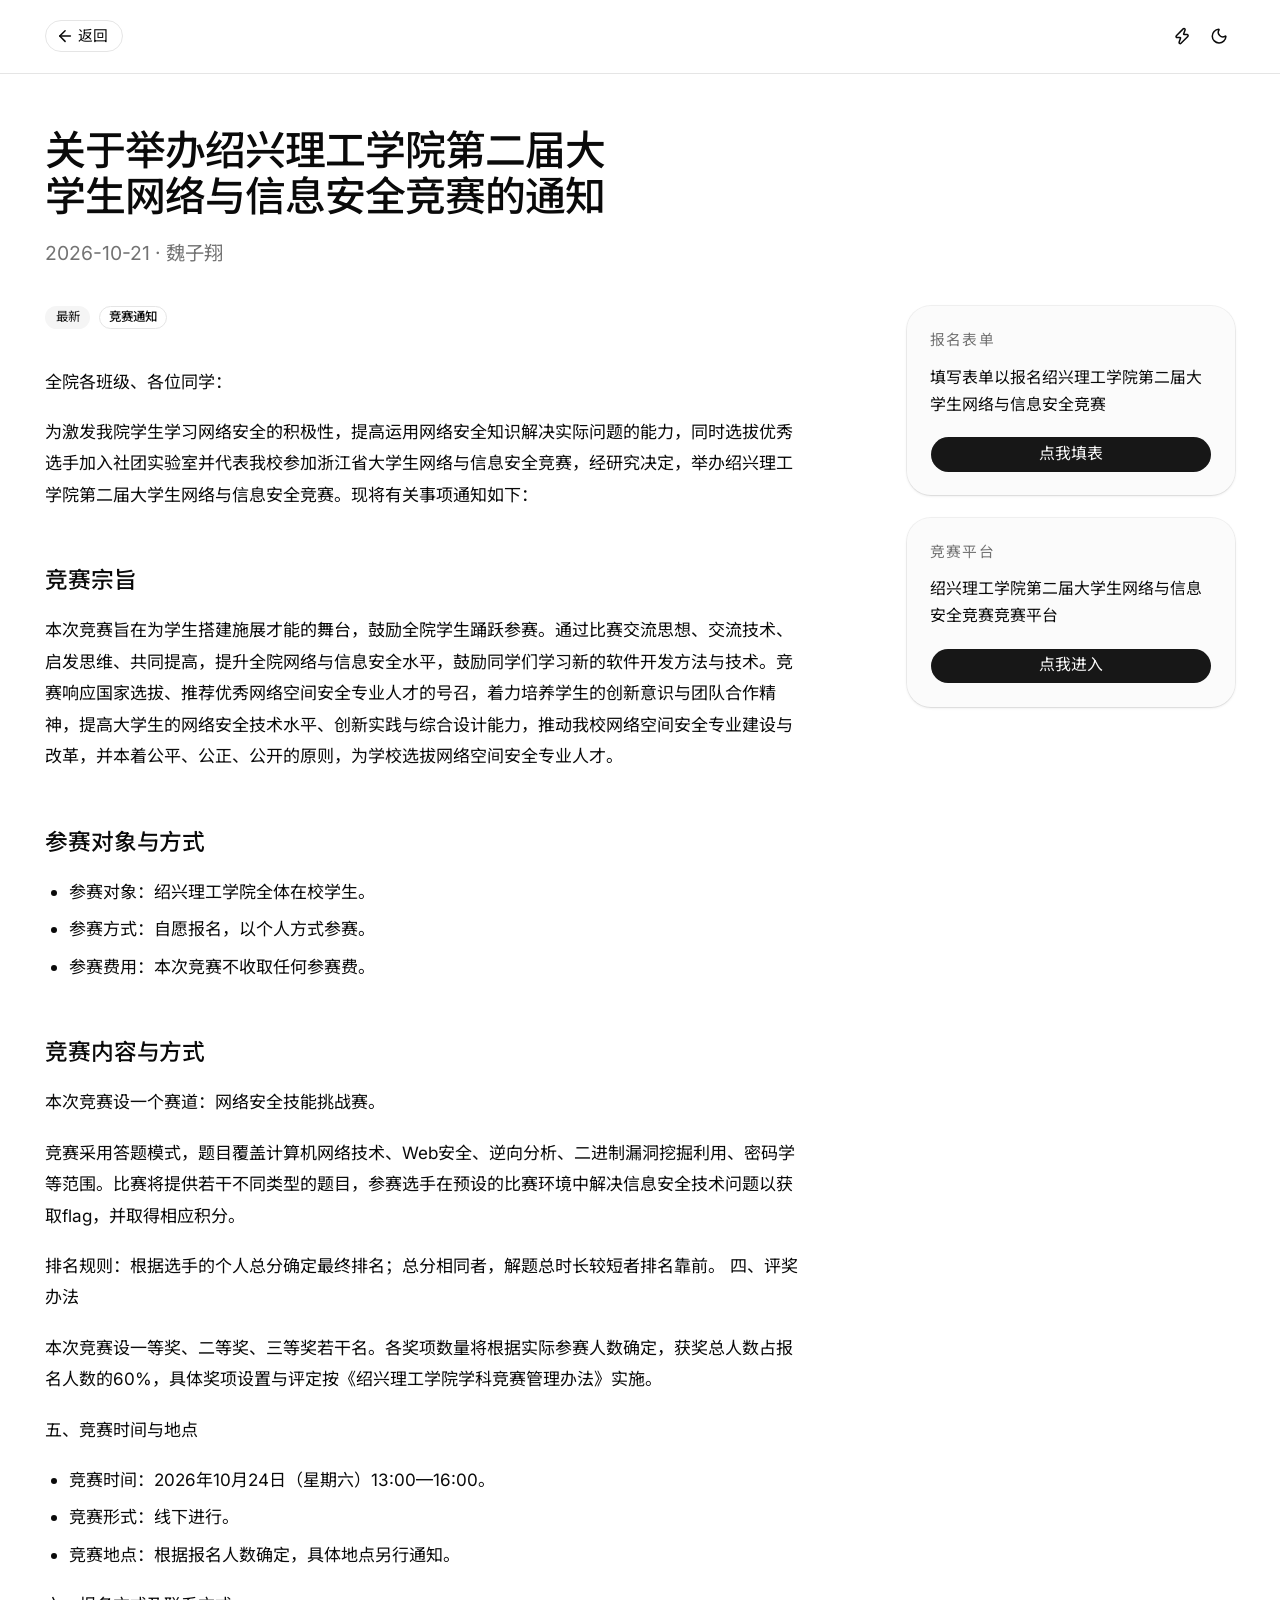
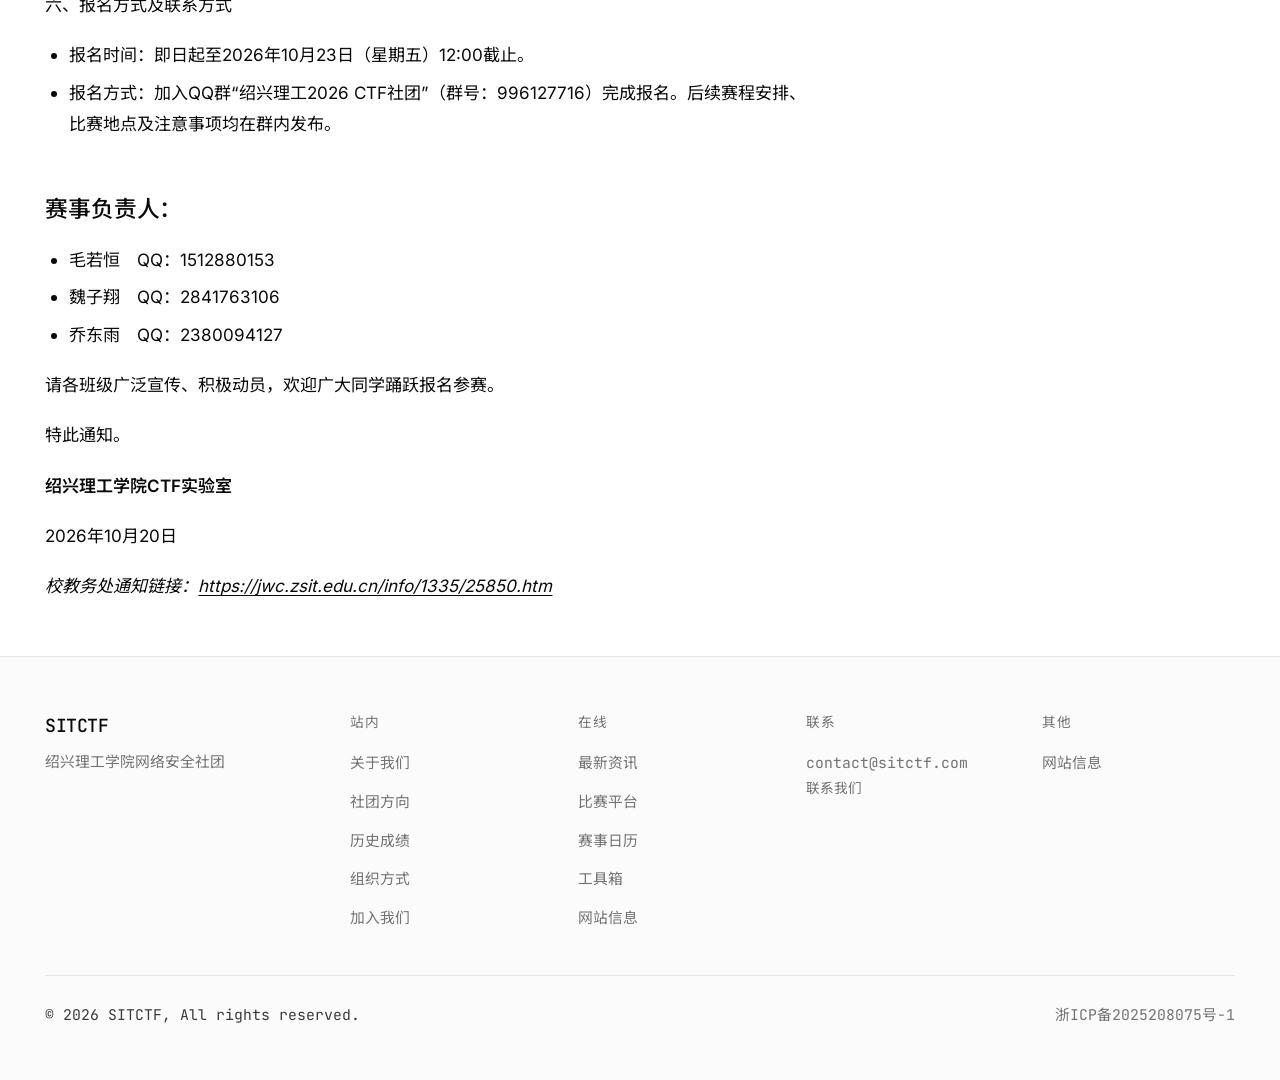
<file: news/sit-2th-ctf-competition.html>
<!doctype html>
<html lang="zh-CN" data-page="news-article" data-article="sit-2th-ctf-competition">
  <head>
    <meta charset="UTF-8" />
    <link rel="icon" type="image/svg+xml" href="/favicon.svg" />
    <meta name="viewport" content="width=device-width, initial-scale=1.0" />
    <meta name="theme-color" content="#ffffff" media="(prefers-color-scheme: light)" />
    <meta name="theme-color" content="#0a0a0a" media="(prefers-color-scheme: dark)" />
    <title>关于举办绍兴理工学院第二届大学生网络与信息安全竞赛的通知 - 绍兴理工学院网络安全社</title>
    <meta name="description" content="为激发我院学生学习网络安全的积极性，提高运用网络安全知识解决实际问题的能力..." />
    <script type="module" crossorigin src="/assets/site-header-DOtGGqD5.js"></script>
    <script type="module" crossorigin src="/assets/card-DM05Ku4l.js"></script>
    <script type="module" crossorigin src="/assets/badge-BNznkapA.js"></script>
    <script type="module" crossorigin src="/assets/placeholder-BvqtP-7f.js"></script>
    <script type="module" crossorigin src="/assets/page-shell-C_REX07j.js"></script>
    <script type="module" crossorigin src="/assets/news-page-uckS6pAu.js"></script>
    <script type="module" crossorigin src="/assets/article-main-CbYgpH8g.js"></script>
    <link rel="stylesheet" crossorigin href="/assets/site-header-D-iWB_xC.css">
  </head>
  <body>
    <div id="root"></div>
    <script>



      (function () {
        try {
          var storedTheme = localStorage.getItem("sit-ctf-theme");
          var dark =
            storedTheme === "dark" ||
            (!storedTheme &&
              window.matchMedia("(prefers-color-scheme: dark)").matches);
          if (dark) document.documentElement.classList.add("dark");
          document.documentElement.style.colorScheme = dark ? "dark" : "light";



          var storedMotion = localStorage.getItem("sit-ctf-motion");
          var motion =
            storedMotion === "on" ||
            (storedMotion === null &&
              !window.matchMedia("(max-width: 639px)").matches &&
              !window.matchMedia("(prefers-reduced-motion: reduce)").matches);
          document.documentElement.dataset.motion = motion ? "on" : "off";


          if (localStorage.getItem("sit-ctf-locale") === "en") {
            document.documentElement.lang = "en";
          }
        } catch (e) {
          document.documentElement.dataset.motion = "on";
        }
      })();
    </script>
  </body>
</html>
</file>
